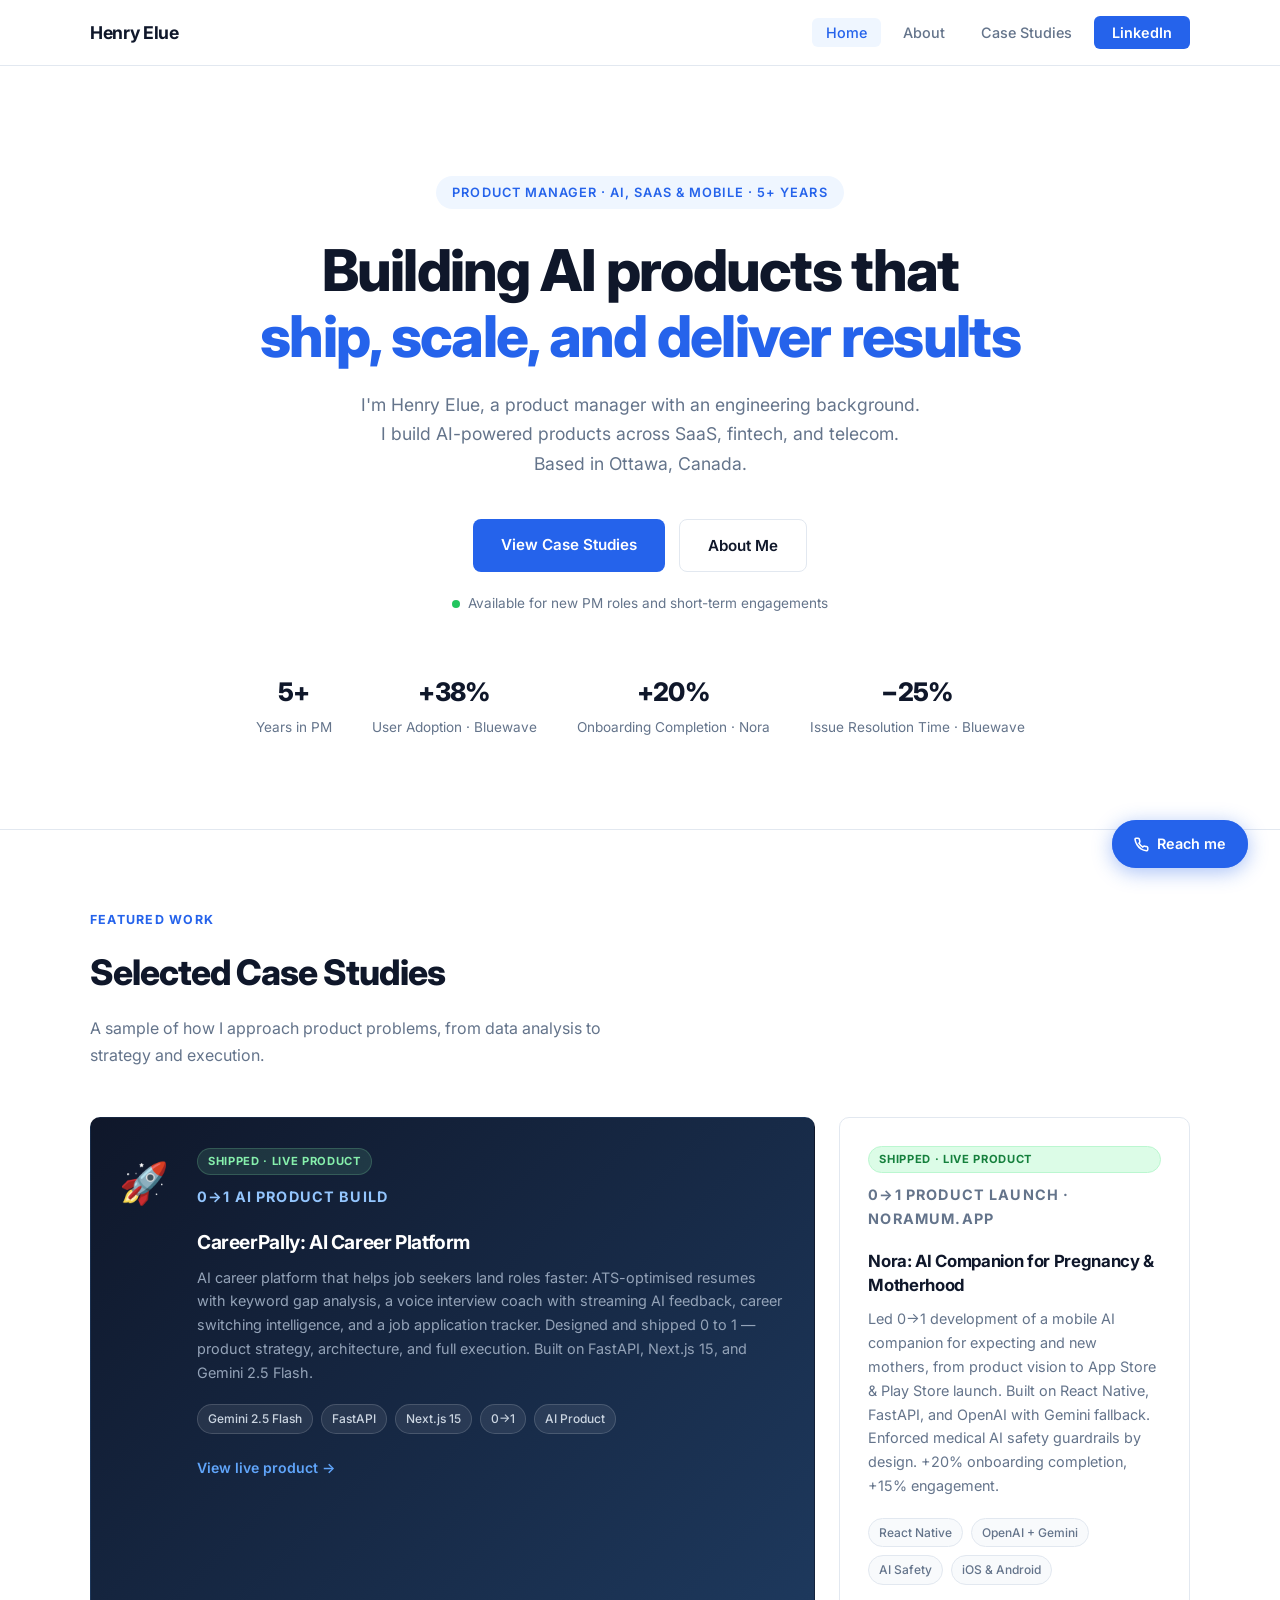
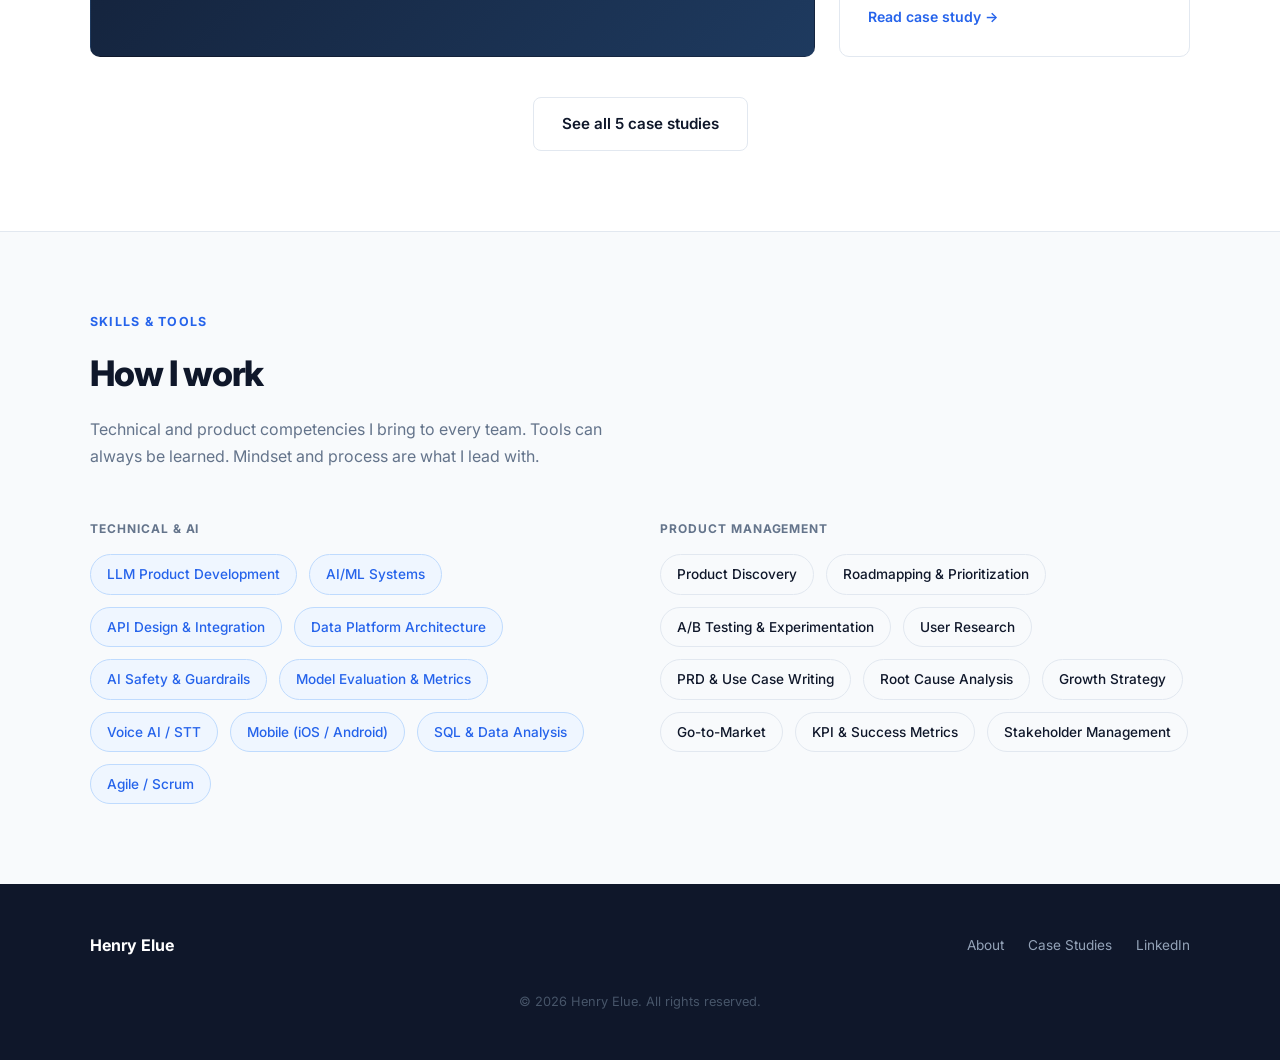
<file: index.html>
<!DOCTYPE html>
<html lang="en">
<head>
  <meta charset="UTF-8" />
  <meta name="viewport" content="width=device-width, initial-scale=1.0" />
  <title>Henry Elue | Product Manager · AI, SaaS &amp; Mobile</title>
  <link rel="stylesheet" href="styles.css?v=2" />
</head>
<body>

  <!-- ── Navbar ── -->
  <header>
    <nav class="navbar container">
      <div class="brand"><a href="index.html">Henry Elue</a></div>
      <ul class="nav-links">
        <li><a href="index.html" class="active">Home</a></li>
        <li><a href="about.html">About</a></li>
        <li><a href="projects.html">Case Studies</a></li>
        <li><a href="https://www.linkedin.com/in/elue" target="_blank" rel="noopener" class="btn-nav">LinkedIn</a></li>
      </ul>
    </nav>
  </header>

  <!-- ── Hero ── -->
  <section class="hero">
    <div class="container">
      <div class="hero-badge">Product Manager · AI, SaaS &amp; Mobile · 5+ Years</div>
      <h1>Building AI products that<br><span>ship, scale, and deliver results</span></h1>
      <p class="hero-sub">
        I'm Henry Elue, a product manager with an engineering background. I build AI-powered products across SaaS, fintech, and telecom. Based in Ottawa, Canada.
      </p>
      <div class="hero-ctas">
        <a href="projects.html" class="btn btn-primary">View Case Studies</a>
        <a href="about.html" class="btn btn-outline">About Me</a>
      </div>
      <p class="hero-availability">
        <span class="availability-dot"></span>
        Available for new PM roles and short-term engagements
      </p>

      <div class="hero-meta">
        <div class="hero-meta-item">
          <strong>5+</strong>
          <span>Years in PM</span>
        </div>
        <div class="hero-meta-item">
          <strong>+38%</strong>
          <span>User Adoption · Bluewave</span>
        </div>
        <div class="hero-meta-item">
          <strong>+20%</strong>
          <span>Onboarding Completion · Nora</span>
        </div>
        <div class="hero-meta-item">
          <strong>−25%</strong>
          <span>Issue Resolution Time · Bluewave</span>
        </div>
      </div>
    </div>
  </section>

  <div class="divider"></div>

  <!-- ── Featured Work ── -->
  <section class="section">
    <div class="container">
      <p class="section-label">Featured Work</p>
      <h2 class="section-title">Selected Case Studies</h2>
      <p class="section-sub">A sample of how I approach product problems, from data analysis to strategy and execution.</p>

      <div class="projects-grid">

        <!-- CareerPally — Featured -->
        <div class="card card-featured">
          <div class="card-featured-icon">🚀</div>
          <div>
            <span class="card-status status-shipped">Shipped · Live Product</span>
            <p class="card-type">0→1 AI Product Build</p>
            <h3>CareerPally: AI Career Platform</h3>
            <p>AI career platform that helps job seekers land roles faster: ATS-optimised resumes with keyword gap analysis, a voice interview coach with streaming AI feedback, career switching intelligence, and a job application tracker. Designed and shipped 0 to 1 — product strategy, architecture, and full execution. Built on FastAPI, Next.js 15, and Gemini 2.5 Flash.</p>
            <div class="card-tags">
              <span class="tag">Gemini 2.5 Flash</span>
              <span class="tag">FastAPI</span>
              <span class="tag">Next.js 15</span>
              <span class="tag">0→1</span>
              <span class="tag">AI Product</span>
            </div>
            <a href="https://careerpally.com" target="_blank" rel="noopener" class="card-link">View live product →</a>
          </div>
        </div>

        <!-- Nora AI -->
        <div class="card">
          <span class="card-status status-shipped">Shipped · Live Product</span>
          <p class="card-type">0→1 Product Launch · noramum.app</p>
          <h3>Nora: AI Companion for Pregnancy &amp; Motherhood</h3>
          <p>Led 0→1 development of a mobile AI companion for expecting and new mothers, from product vision to App Store &amp; Play Store launch. Built on React Native, FastAPI, and OpenAI with Gemini fallback. Enforced medical AI safety guardrails by design. +20% onboarding completion, +15% engagement.</p>
          <div class="card-tags">
            <span class="tag">React Native</span>
            <span class="tag">OpenAI + Gemini</span>
            <span class="tag">AI Safety</span>
            <span class="tag">iOS &amp; Android</span>
          </div>
          <a href="projects.html#nora-ai" class="card-link">Read case study →</a>
        </div>

      </div>

      <div style="text-align:center; margin-top:40px;">
        <a href="projects.html" class="btn btn-outline">See all 5 case studies</a>
      </div>
    </div>
  </section>

  <div class="divider"></div>

  <!-- ── Skills ── -->
  <section class="section section-alt">
    <div class="container">
      <p class="section-label">Skills &amp; Tools</p>
      <h2 class="section-title">How I work</h2>
      <p class="section-sub">Technical and product competencies I bring to every team. Tools can always be learned. Mindset and process are what I lead with.</p>

      <div class="skills-two-col">
        <div class="skills-col">
          <p class="skills-col-label">Technical &amp; AI</p>
          <div class="skills-strip">
            <span class="skill-tag skill-tag-blue">LLM Product Development</span>
            <span class="skill-tag skill-tag-blue">AI/ML Systems</span>
            <span class="skill-tag skill-tag-blue">API Design &amp; Integration</span>
            <span class="skill-tag skill-tag-blue">Data Platform Architecture</span>
            <span class="skill-tag skill-tag-blue">AI Safety &amp; Guardrails</span>
            <span class="skill-tag skill-tag-blue">Model Evaluation &amp; Metrics</span>
            <span class="skill-tag skill-tag-blue">Voice AI / STT</span>
            <span class="skill-tag skill-tag-blue">Mobile (iOS / Android)</span>
            <span class="skill-tag skill-tag-blue">SQL &amp; Data Analysis</span>
            <span class="skill-tag skill-tag-blue">Agile / Scrum</span>
          </div>
        </div>
        <div class="skills-col">
          <p class="skills-col-label">Product Management</p>
          <div class="skills-strip">
            <span class="skill-tag">Product Discovery</span>
            <span class="skill-tag">Roadmapping &amp; Prioritization</span>
            <span class="skill-tag">A/B Testing &amp; Experimentation</span>
            <span class="skill-tag">User Research</span>
            <span class="skill-tag">PRD &amp; Use Case Writing</span>
            <span class="skill-tag">Root Cause Analysis</span>
            <span class="skill-tag">Growth Strategy</span>
            <span class="skill-tag">Go-to-Market</span>
            <span class="skill-tag">KPI &amp; Success Metrics</span>
            <span class="skill-tag">Stakeholder Management</span>
          </div>
        </div>
      </div>
    </div>
  </section>

  <!-- ── Footer ── -->
  <footer>
    <div class="container">
      <div class="footer-inner">
        <span class="footer-brand">Henry Elue</span>
        <div class="footer-links">
          <a href="about.html">About</a>
          <a href="projects.html">Case Studies</a>
          <a href="https://www.linkedin.com/in/elue" target="_blank" rel="noopener">LinkedIn</a>
        </div>
      </div>
      <p class="footer-copy">&copy; 2026 Henry Elue. All rights reserved.</p>
    </div>
  </footer>

  <!-- ── Floating Reach Me ── -->
  <details class="reach-me-float">
    <summary class="reach-me-float-btn">
      <svg width="15" height="15" viewBox="0 0 24 24" fill="none" stroke="currentColor" stroke-width="2.5"><path d="M22 16.92v3a2 2 0 0 1-2.18 2 19.79 19.79 0 0 1-8.63-3.07A19.5 19.5 0 0 1 4.69 12a19.79 19.79 0 0 1-3.07-8.67A2 2 0 0 1 3.62 2h3a2 2 0 0 1 2 1.72c.127.96.361 1.903.7 2.81a2 2 0 0 1-.45 2.11L7.91 9.91a16 16 0 0 0 6.16 6.16l.97-.97a2 2 0 0 1 2.11-.45c.907.339 1.85.573 2.81.7A2 2 0 0 1 22 16.92z"/></svg>
      Reach me
    </summary>
    <div class="reach-me-float-card">
      <p class="reach-me-float-label">Get in touch</p>
      <a href="mailto:henryelue@gmail.com" class="reach-me-float-item">
        <svg width="14" height="14" viewBox="0 0 24 24" fill="none" stroke="currentColor" stroke-width="2"><rect x="2" y="4" width="20" height="16" rx="2"/><path d="m22 7-8.97 5.7a1.94 1.94 0 0 1-2.06 0L2 7"/></svg>
        henryelue@gmail.com
      </a>
      <a href="tel:+16137150321" class="reach-me-float-item">
        <svg width="14" height="14" viewBox="0 0 24 24" fill="none" stroke="currentColor" stroke-width="2"><path d="M22 16.92v3a2 2 0 0 1-2.18 2 19.79 19.79 0 0 1-8.63-3.07A19.5 19.5 0 0 1 4.69 12a19.79 19.79 0 0 1-3.07-8.67A2 2 0 0 1 3.62 2h3a2 2 0 0 1 2 1.72c.127.96.361 1.903.7 2.81a2 2 0 0 1-.45 2.11L7.91 9.91a16 16 0 0 0 6.16 6.16l.97-.97a2 2 0 0 1 2.11-.45c.907.339 1.85.573 2.81.7A2 2 0 0 1 22 16.92z"/></svg>
        +1 (613) 715-0321
      </a>
      <a href="https://www.linkedin.com/in/elue" target="_blank" rel="noopener" class="reach-me-float-item">
        <svg width="14" height="14" viewBox="0 0 24 24" fill="none" stroke="currentColor" stroke-width="2"><path d="M16 8a6 6 0 0 1 6 6v7h-4v-7a2 2 0 0 0-2-2 2 2 0 0 0-2 2v7h-4v-7a6 6 0 0 1 6-6z"/><rect x="2" y="9" width="4" height="12"/><circle cx="4" cy="4" r="2"/></svg>
        linkedin.com/in/elue
      </a>
    </div>
  </details>

</body>
</html>
</file>
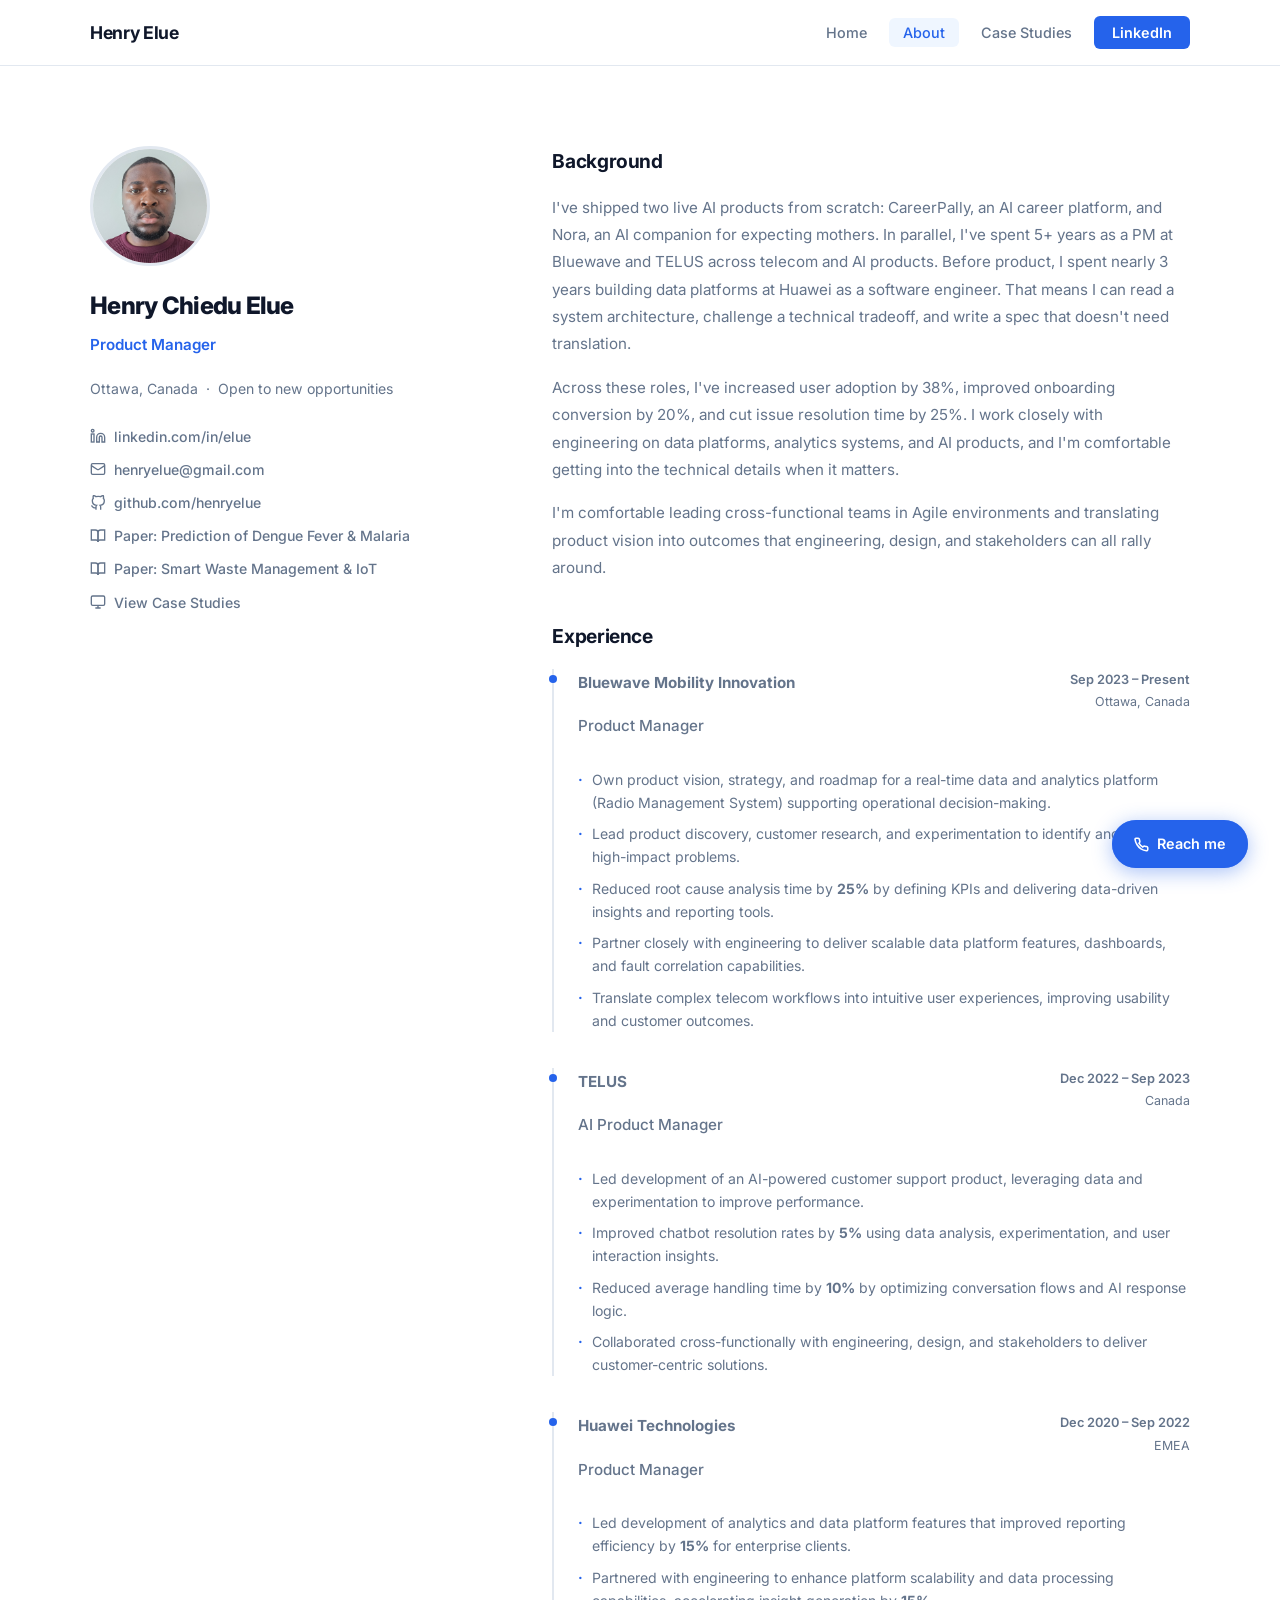
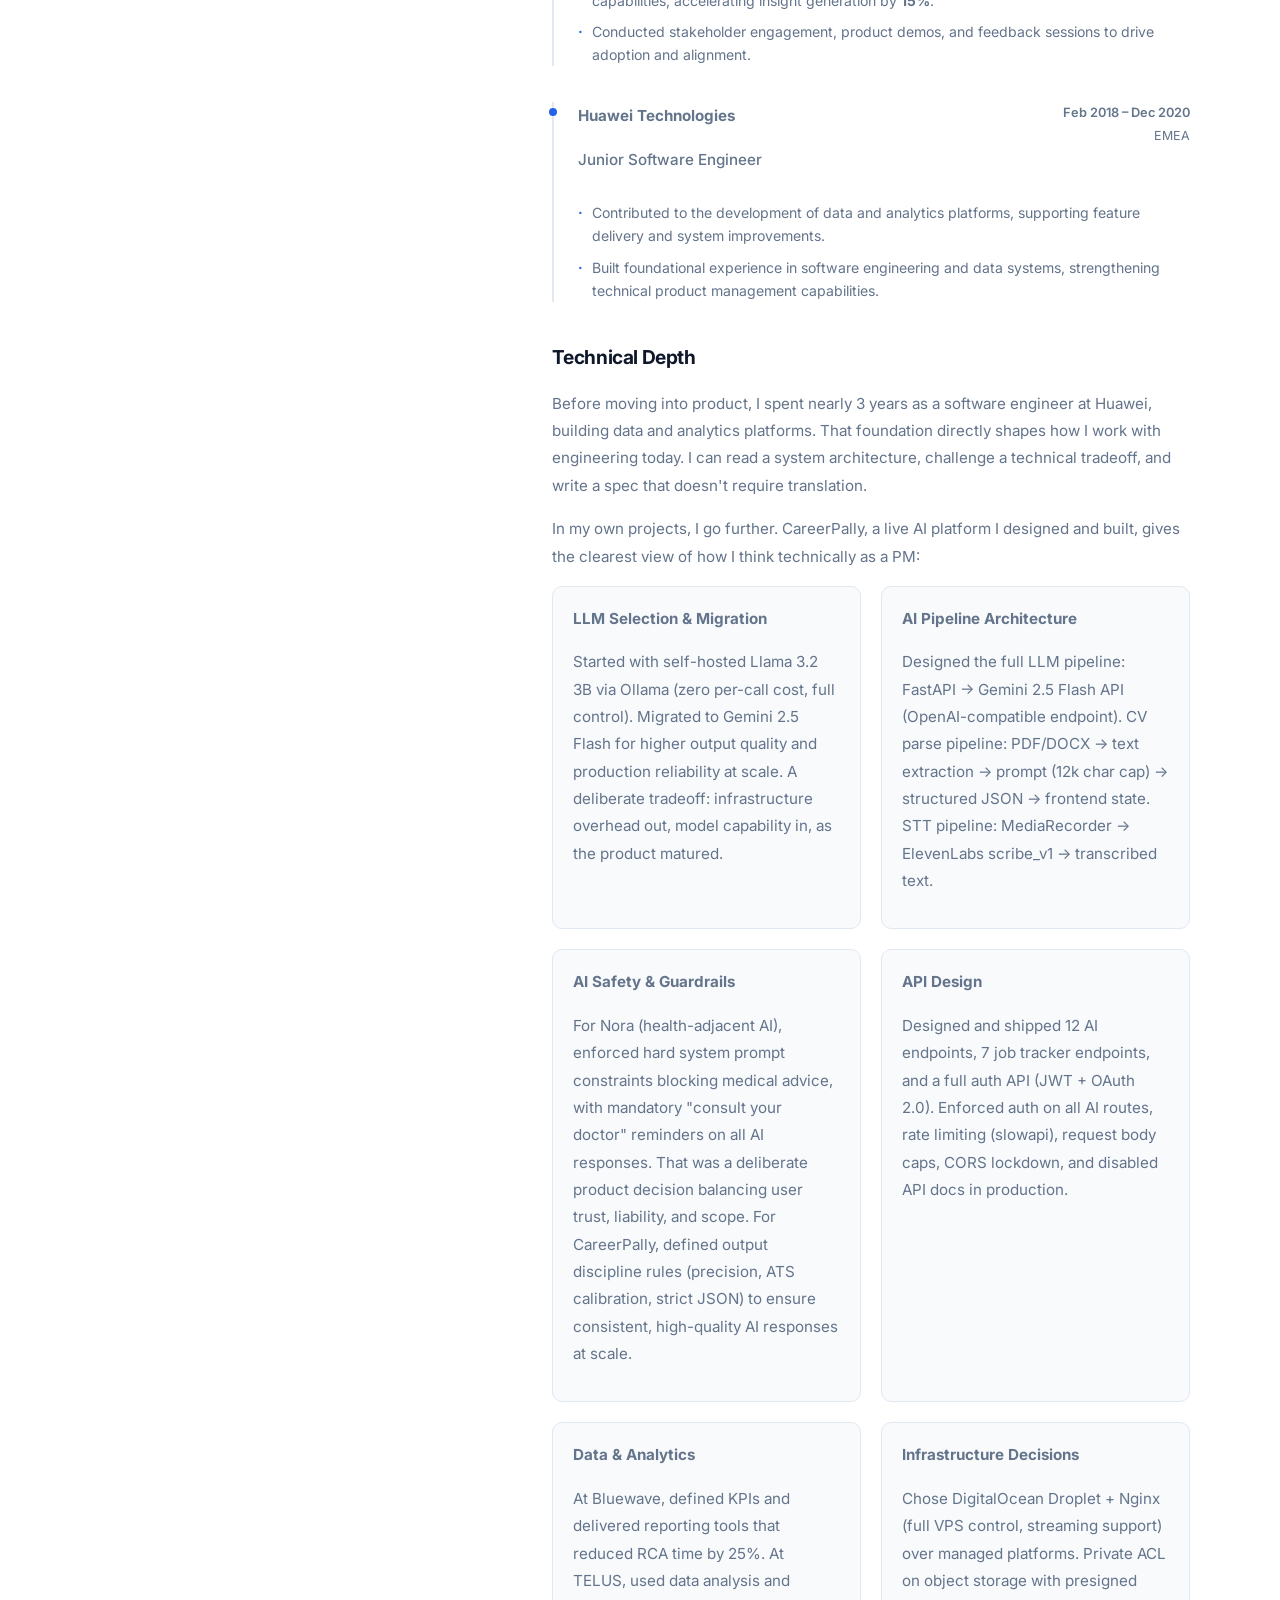
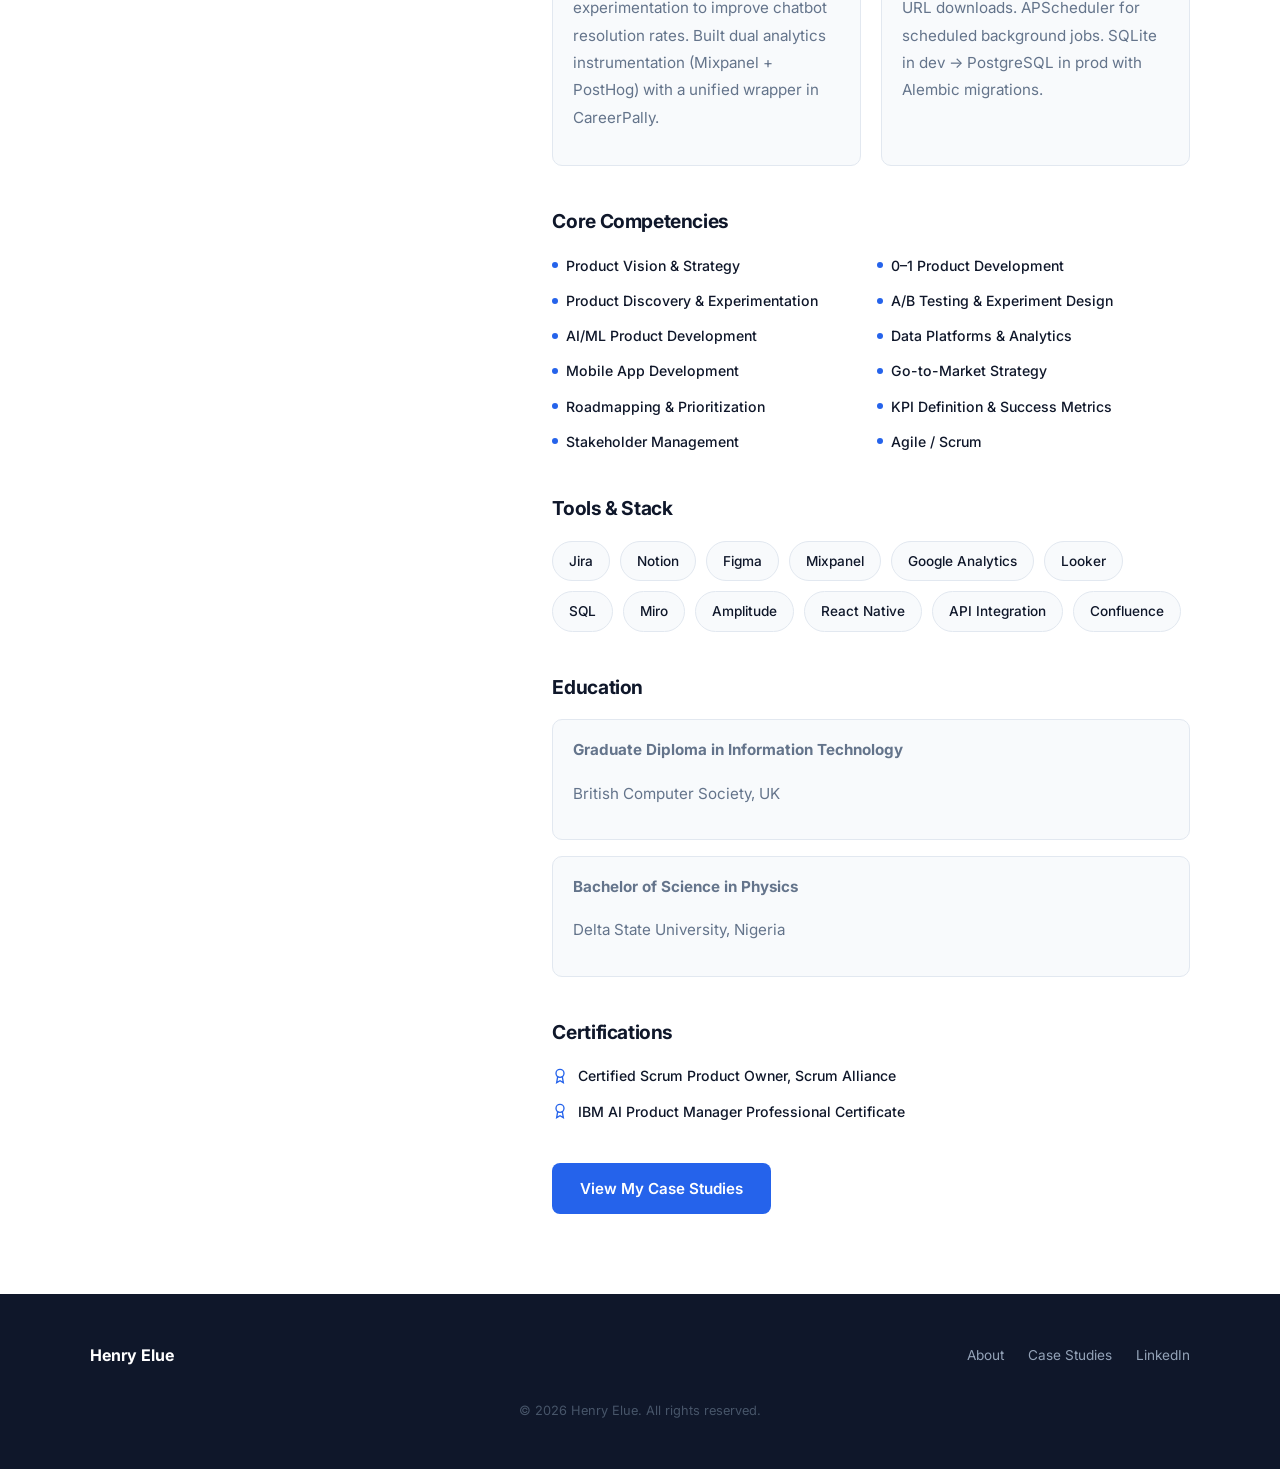
<file: about.html>
<!DOCTYPE html>
<html lang="en">
<head>
  <meta charset="UTF-8" />
  <meta name="viewport" content="width=device-width, initial-scale=1.0" />
  <title>About | Henry Elue</title>
  <link rel="stylesheet" href="styles.css?v=2" />
</head>
<body>

  <!-- ── Navbar ── -->
  <header>
    <nav class="navbar container">
      <div class="brand"><a href="index.html">Henry Elue</a></div>
      <ul class="nav-links">
        <li><a href="index.html">Home</a></li>
        <li><a href="about.html" class="active">About</a></li>
        <li><a href="projects.html">Case Studies</a></li>
        <li><a href="https://www.linkedin.com/in/elue" target="_blank" rel="noopener" class="btn-nav">LinkedIn</a></li>
      </ul>
    </nav>
  </header>

  <!-- ── About ── -->
  <section class="section">
    <div class="container">
      <div class="about-grid">

        <!-- Sidebar -->
        <div class="about-sidebar">
          <a href="#photo-lightbox">
            <img src="images/henry-pic.jpg?v=2" alt="Henry Elue" class="about-photo" />
          </a>
          <p class="about-name">Henry Chiedu Elue</p>
          <p class="about-title">Product Manager</p>
          <p style="font-size:0.88rem; color:var(--muted); line-height:1.7;">
            Ottawa, Canada &nbsp;·&nbsp; Open to new opportunities
          </p>

          <div class="about-links">
            <a href="https://www.linkedin.com/in/elue" target="_blank" rel="noopener" class="about-link">
              <svg width="16" height="16" viewBox="0 0 24 24" fill="none" stroke="currentColor" stroke-width="2"><path d="M16 8a6 6 0 0 1 6 6v7h-4v-7a2 2 0 0 0-2-2 2 2 0 0 0-2 2v7h-4v-7a6 6 0 0 1 6-6z"/><rect x="2" y="9" width="4" height="12"/><circle cx="4" cy="4" r="2"/></svg>
              linkedin.com/in/elue
            </a>
            <a href="mailto:henryelue@gmail.com" class="about-link">
              <svg width="16" height="16" viewBox="0 0 24 24" fill="none" stroke="currentColor" stroke-width="2"><rect x="2" y="4" width="20" height="16" rx="2"/><path d="m22 7-8.97 5.7a1.94 1.94 0 0 1-2.06 0L2 7"/></svg>
              henryelue@gmail.com
            </a>
            <a href="https://github.com/henryelue" target="_blank" rel="noopener" class="about-link">
              <svg width="16" height="16" viewBox="0 0 24 24" fill="none" stroke="currentColor" stroke-width="2"><path d="M9 19c-5 1.5-5-2.5-7-3m14 6v-3.87a3.37 3.37 0 0 0-.94-2.61c3.14-.35 6.44-1.54 6.44-7A5.44 5.44 0 0 0 20 4.77 5.07 5.07 0 0 0 19.91 1S18.73.65 16 2.48a13.38 13.38 0 0 0-7 0C6.27.65 5.09 1 5.09 1A5.07 5.07 0 0 0 5 4.77a5.44 5.44 0 0 0-1.5 3.78c0 5.42 3.3 6.61 6.44 7A3.37 3.37 0 0 0 9 18.13V22"/></svg>
              github.com/henryelue
            </a>
            <a href="https://www.ajol.info/index.php/fuoyejet/article/view/295697" target="_blank" rel="noopener" class="about-link">
              <svg width="16" height="16" viewBox="0 0 24 24" fill="none" stroke="currentColor" stroke-width="2"><path d="M2 3h6a4 4 0 0 1 4 4v14a3 3 0 0 0-3-3H2z"/><path d="M22 3h-6a4 4 0 0 0-4 4v14a3 3 0 0 1 3-3h7z"/></svg>
              Paper: Prediction of Dengue Fever &amp; Malaria
            </a>
            <a href="https://www.academia.edu/download/121594596/IJISRT24DEC267.pdf" target="_blank" rel="noopener" class="about-link">
              <svg width="16" height="16" viewBox="0 0 24 24" fill="none" stroke="currentColor" stroke-width="2"><path d="M2 3h6a4 4 0 0 1 4 4v14a3 3 0 0 0-3-3H2z"/><path d="M22 3h-6a4 4 0 0 0-4 4v14a3 3 0 0 1 3-3h7z"/></svg>
              Paper: Smart Waste Management &amp; IoT
            </a>
            <a href="projects.html" class="about-link">
              <svg width="16" height="16" viewBox="0 0 24 24" fill="none" stroke="currentColor" stroke-width="2"><rect x="2" y="3" width="20" height="14" rx="2"/><path d="M8 21h8M12 17v4"/></svg>
              View Case Studies
            </a>
          </div>

        </div>

        <!-- Body -->
        <div class="about-body">

          <h2>Background</h2>
          <p>
            I've shipped two live AI products from scratch: CareerPally, an AI career platform, and Nora, an AI companion for expecting mothers. In parallel, I've spent 5+ years as a PM at Bluewave and TELUS across telecom and AI products. Before product, I spent nearly 3 years building data platforms at Huawei as a software engineer. That means I can read a system architecture, challenge a technical tradeoff, and write a spec that doesn't need translation.
          </p>
          <p>
            Across these roles, I've increased user adoption by 38%, improved onboarding conversion by 20%, and cut issue resolution time by 25%. I work closely with engineering on data platforms, analytics systems, and AI products, and I'm comfortable getting into the technical details when it matters.
          </p>
          <p>
            I'm comfortable leading cross-functional teams in Agile environments and translating product vision into outcomes that engineering, design, and stakeholders can all rally around.
          </p>

          <!-- ── Experience ── -->
          <h2>Experience</h2>

          <div class="experience-list">

            <div class="exp-item">
              <div class="exp-header">
                <div>
                  <p class="exp-company">Bluewave Mobility Innovation</p>
                  <p class="exp-role">Product Manager</p>
                </div>
                <div class="exp-meta">
                  <span class="exp-date">Sep 2023 – Present</span>
                  <span class="exp-location">Ottawa, Canada</span>
                </div>
              </div>
              <ul class="exp-bullets">
                <li>Own product vision, strategy, and roadmap for a real-time data and analytics platform (Radio Management System) supporting operational decision-making.</li>
                <li>Lead product discovery, customer research, and experimentation to identify and validate high-impact problems.</li>
                <li>Reduced root cause analysis time by <strong>25%</strong> by defining KPIs and delivering data-driven insights and reporting tools.</li>
                <li>Partner closely with engineering to deliver scalable data platform features, dashboards, and fault correlation capabilities.</li>
                <li>Translate complex telecom workflows into intuitive user experiences, improving usability and customer outcomes.</li>
              </ul>
            </div>

            <div class="exp-item">
              <div class="exp-header">
                <div>
                  <p class="exp-company">TELUS</p>
                  <p class="exp-role">AI Product Manager</p>
                </div>
                <div class="exp-meta">
                  <span class="exp-date">Dec 2022 – Sep 2023</span>
                  <span class="exp-location">Canada</span>
                </div>
              </div>
              <ul class="exp-bullets">
                <li>Led development of an AI-powered customer support product, leveraging data and experimentation to improve performance.</li>
                <li>Improved chatbot resolution rates by <strong>5%</strong> using data analysis, experimentation, and user interaction insights.</li>
                <li>Reduced average handling time by <strong>10%</strong> by optimizing conversation flows and AI response logic.</li>
                <li>Collaborated cross-functionally with engineering, design, and stakeholders to deliver customer-centric solutions.</li>
              </ul>
            </div>

            <div class="exp-item">
              <div class="exp-header">
                <div>
                  <p class="exp-company">Huawei Technologies</p>
                  <p class="exp-role">Product Manager</p>
                </div>
                <div class="exp-meta">
                  <span class="exp-date">Dec 2020 – Sep 2022</span>
                  <span class="exp-location">EMEA</span>
                </div>
              </div>
              <ul class="exp-bullets">
                <li>Led development of analytics and data platform features that improved reporting efficiency by <strong>15%</strong> for enterprise clients.</li>
                <li>Partnered with engineering to enhance platform scalability and data processing capabilities, accelerating insight generation by <strong>15%</strong>.</li>
                <li>Conducted stakeholder engagement, product demos, and feedback sessions to drive adoption and alignment.</li>
              </ul>
            </div>

            <div class="exp-item">
              <div class="exp-header">
                <div>
                  <p class="exp-company">Huawei Technologies</p>
                  <p class="exp-role">Junior Software Engineer</p>
                </div>
                <div class="exp-meta">
                  <span class="exp-date">Feb 2018 – Dec 2020</span>
                  <span class="exp-location">EMEA</span>
                </div>
              </div>
              <ul class="exp-bullets">
                <li>Contributed to the development of data and analytics platforms, supporting feature delivery and system improvements.</li>
                <li>Built foundational experience in software engineering and data systems, strengthening technical product management capabilities.</li>
              </ul>
            </div>

          </div>

          <!-- ── Technical Depth ── -->
          <h2>Technical Depth</h2>
          <p>
            Before moving into product, I spent nearly 3 years as a software engineer at Huawei, building data and analytics platforms. That foundation directly shapes how I work with engineering today. I can read a system architecture, challenge a technical tradeoff, and write a spec that doesn't require translation.
          </p>
          <p>
            In my own projects, I go further. CareerPally, a live AI platform I designed and built, gives the clearest view of how I think technically as a PM:
          </p>
          <div class="tech-depth-grid">
            <div class="tech-depth-item">
              <p class="tech-depth-title">LLM Selection &amp; Migration</p>
              <p class="tech-depth-desc">Started with self-hosted Llama 3.2 3B via Ollama (zero per-call cost, full control). Migrated to Gemini 2.5 Flash for higher output quality and production reliability at scale. A deliberate tradeoff: infrastructure overhead out, model capability in, as the product matured.</p>
            </div>
            <div class="tech-depth-item">
              <p class="tech-depth-title">AI Pipeline Architecture</p>
              <p class="tech-depth-desc">Designed the full LLM pipeline: FastAPI → Gemini 2.5 Flash API (OpenAI-compatible endpoint). CV parse pipeline: PDF/DOCX → text extraction → prompt (12k char cap) → structured JSON → frontend state. STT pipeline: MediaRecorder → ElevenLabs scribe_v1 → transcribed text.</p>
            </div>
            <div class="tech-depth-item">
              <p class="tech-depth-title">AI Safety &amp; Guardrails</p>
              <p class="tech-depth-desc">For Nora (health-adjacent AI), enforced hard system prompt constraints blocking medical advice, with mandatory "consult your doctor" reminders on all AI responses. That was a deliberate product decision balancing user trust, liability, and scope. For CareerPally, defined output discipline rules (precision, ATS calibration, strict JSON) to ensure consistent, high-quality AI responses at scale.</p>
            </div>
            <div class="tech-depth-item">
              <p class="tech-depth-title">API Design</p>
              <p class="tech-depth-desc">Designed and shipped 12 AI endpoints, 7 job tracker endpoints, and a full auth API (JWT + OAuth 2.0). Enforced auth on all AI routes, rate limiting (slowapi), request body caps, CORS lockdown, and disabled API docs in production.</p>
            </div>
            <div class="tech-depth-item">
              <p class="tech-depth-title">Data &amp; Analytics</p>
              <p class="tech-depth-desc">At Bluewave, defined KPIs and delivered reporting tools that reduced RCA time by 25%. At TELUS, used data analysis and experimentation to improve chatbot resolution rates. Built dual analytics instrumentation (Mixpanel + PostHog) with a unified wrapper in CareerPally.</p>
            </div>
            <div class="tech-depth-item">
              <p class="tech-depth-title">Infrastructure Decisions</p>
              <p class="tech-depth-desc">Chose DigitalOcean Droplet + Nginx (full VPS control, streaming support) over managed platforms. Private ACL on object storage with presigned URL downloads. APScheduler for scheduled background jobs. SQLite in dev → PostgreSQL in prod with Alembic migrations.</p>
            </div>
          </div>

          <!-- ── Core Competencies ── -->
          <h2>Core Competencies</h2>
          <div class="competencies-grid">
            <div class="competency-item">Product Vision &amp; Strategy</div>
            <div class="competency-item">0–1 Product Development</div>
            <div class="competency-item">Product Discovery &amp; Experimentation</div>
            <div class="competency-item">A/B Testing &amp; Experiment Design</div>
            <div class="competency-item">AI/ML Product Development</div>
            <div class="competency-item">Data Platforms &amp; Analytics</div>
            <div class="competency-item">Mobile App Development</div>
            <div class="competency-item">Go-to-Market Strategy</div>
            <div class="competency-item">Roadmapping &amp; Prioritization</div>
            <div class="competency-item">KPI Definition &amp; Success Metrics</div>
            <div class="competency-item">Stakeholder Management</div>
            <div class="competency-item">Agile / Scrum</div>
          </div>

          <!-- ── Tools ── -->
          <h2>Tools &amp; Stack</h2>
          <div class="tools-grid">
            <span class="skill-tag">Jira</span>
            <span class="skill-tag">Notion</span>
            <span class="skill-tag">Figma</span>
            <span class="skill-tag">Mixpanel</span>
            <span class="skill-tag">Google Analytics</span>
            <span class="skill-tag">Looker</span>
            <span class="skill-tag">SQL</span>
            <span class="skill-tag">Miro</span>
            <span class="skill-tag">Amplitude</span>
            <span class="skill-tag">React Native</span>
            <span class="skill-tag">API Integration</span>
            <span class="skill-tag">Confluence</span>
          </div>

          <!-- ── Education ── -->
          <h2>Education</h2>
          <div class="edu-list">
            <div class="edu-item">
              <p class="edu-degree">Graduate Diploma in Information Technology</p>
              <p class="edu-school">British Computer Society, UK</p>
            </div>
            <div class="edu-item">
              <p class="edu-degree">Bachelor of Science in Physics</p>
              <p class="edu-school">Delta State University, Nigeria</p>
            </div>
          </div>

          <!-- ── Certifications ── -->
          <h2>Certifications</h2>
          <div class="cert-list">
            <div class="cert-item">
              <svg width="16" height="16" viewBox="0 0 24 24" fill="none" stroke="var(--blue)" stroke-width="2"><circle cx="12" cy="8" r="6"/><path d="M15.477 12.89 17 22l-5-3-5 3 1.523-9.11"/></svg>
              Certified Scrum Product Owner, Scrum Alliance
            </div>
            <div class="cert-item">
              <svg width="16" height="16" viewBox="0 0 24 24" fill="none" stroke="var(--blue)" stroke-width="2"><circle cx="12" cy="8" r="6"/><path d="M15.477 12.89 17 22l-5-3-5 3 1.523-9.11"/></svg>
              IBM AI Product Manager Professional Certificate
            </div>
          </div>

          <div style="margin-top:40px;">
            <a href="projects.html" class="btn btn-primary">View My Case Studies</a>
          </div>
        </div>

      </div>
    </div>
  </section>

  <!-- ── Footer ── -->
  <footer>
    <div class="container">
      <div class="footer-inner">
        <span class="footer-brand">Henry Elue</span>
        <div class="footer-links">
          <a href="about.html">About</a>
          <a href="projects.html">Case Studies</a>
          <a href="https://www.linkedin.com/in/elue" target="_blank" rel="noopener">LinkedIn</a>
        </div>
      </div>
      <p class="footer-copy">&copy; 2026 Henry Elue. All rights reserved.</p>
    </div>
  </footer>

  <!-- ── Photo Lightbox ── -->
  <a href="#" class="photo-lightbox" id="photo-lightbox">
    <img src="images/henry-pic.jpg?v=2" alt="Henry Elue" />
  </a>

  <!-- ── Floating Reach Me ── -->
  <details class="reach-me-float">
    <summary class="reach-me-float-btn">
      <svg width="15" height="15" viewBox="0 0 24 24" fill="none" stroke="currentColor" stroke-width="2.5"><path d="M22 16.92v3a2 2 0 0 1-2.18 2 19.79 19.79 0 0 1-8.63-3.07A19.5 19.5 0 0 1 4.69 12a19.79 19.79 0 0 1-3.07-8.67A2 2 0 0 1 3.62 2h3a2 2 0 0 1 2 1.72c.127.96.361 1.903.7 2.81a2 2 0 0 1-.45 2.11L7.91 9.91a16 16 0 0 0 6.16 6.16l.97-.97a2 2 0 0 1 2.11-.45c.907.339 1.85.573 2.81.7A2 2 0 0 1 22 16.92z"/></svg>
      Reach me
    </summary>
    <div class="reach-me-float-card">
      <p class="reach-me-float-label">Get in touch</p>
      <a href="mailto:henryelue@gmail.com" class="reach-me-float-item">
        <svg width="14" height="14" viewBox="0 0 24 24" fill="none" stroke="currentColor" stroke-width="2"><rect x="2" y="4" width="20" height="16" rx="2"/><path d="m22 7-8.97 5.7a1.94 1.94 0 0 1-2.06 0L2 7"/></svg>
        henryelue@gmail.com
      </a>
      <a href="tel:+16137150321" class="reach-me-float-item">
        <svg width="14" height="14" viewBox="0 0 24 24" fill="none" stroke="currentColor" stroke-width="2"><path d="M22 16.92v3a2 2 0 0 1-2.18 2 19.79 19.79 0 0 1-8.63-3.07A19.5 19.5 0 0 1 4.69 12a19.79 19.79 0 0 1-3.07-8.67A2 2 0 0 1 3.62 2h3a2 2 0 0 1 2 1.72c.127.96.361 1.903.7 2.81a2 2 0 0 1-.45 2.11L7.91 9.91a16 16 0 0 0 6.16 6.16l.97-.97a2 2 0 0 1 2.11-.45c.907.339 1.85.573 2.81.7A2 2 0 0 1 22 16.92z"/></svg>
        +1 (613) 715-0321
      </a>
      <a href="https://www.linkedin.com/in/elue" target="_blank" rel="noopener" class="reach-me-float-item">
        <svg width="14" height="14" viewBox="0 0 24 24" fill="none" stroke="currentColor" stroke-width="2"><path d="M16 8a6 6 0 0 1 6 6v7h-4v-7a2 2 0 0 0-2-2 2 2 0 0 0-2 2v7h-4v-7a6 6 0 0 1 6-6z"/><rect x="2" y="9" width="4" height="12"/><circle cx="4" cy="4" r="2"/></svg>
        linkedin.com/in/elue
      </a>
    </div>
  </details>

</body>
</html>
</file>
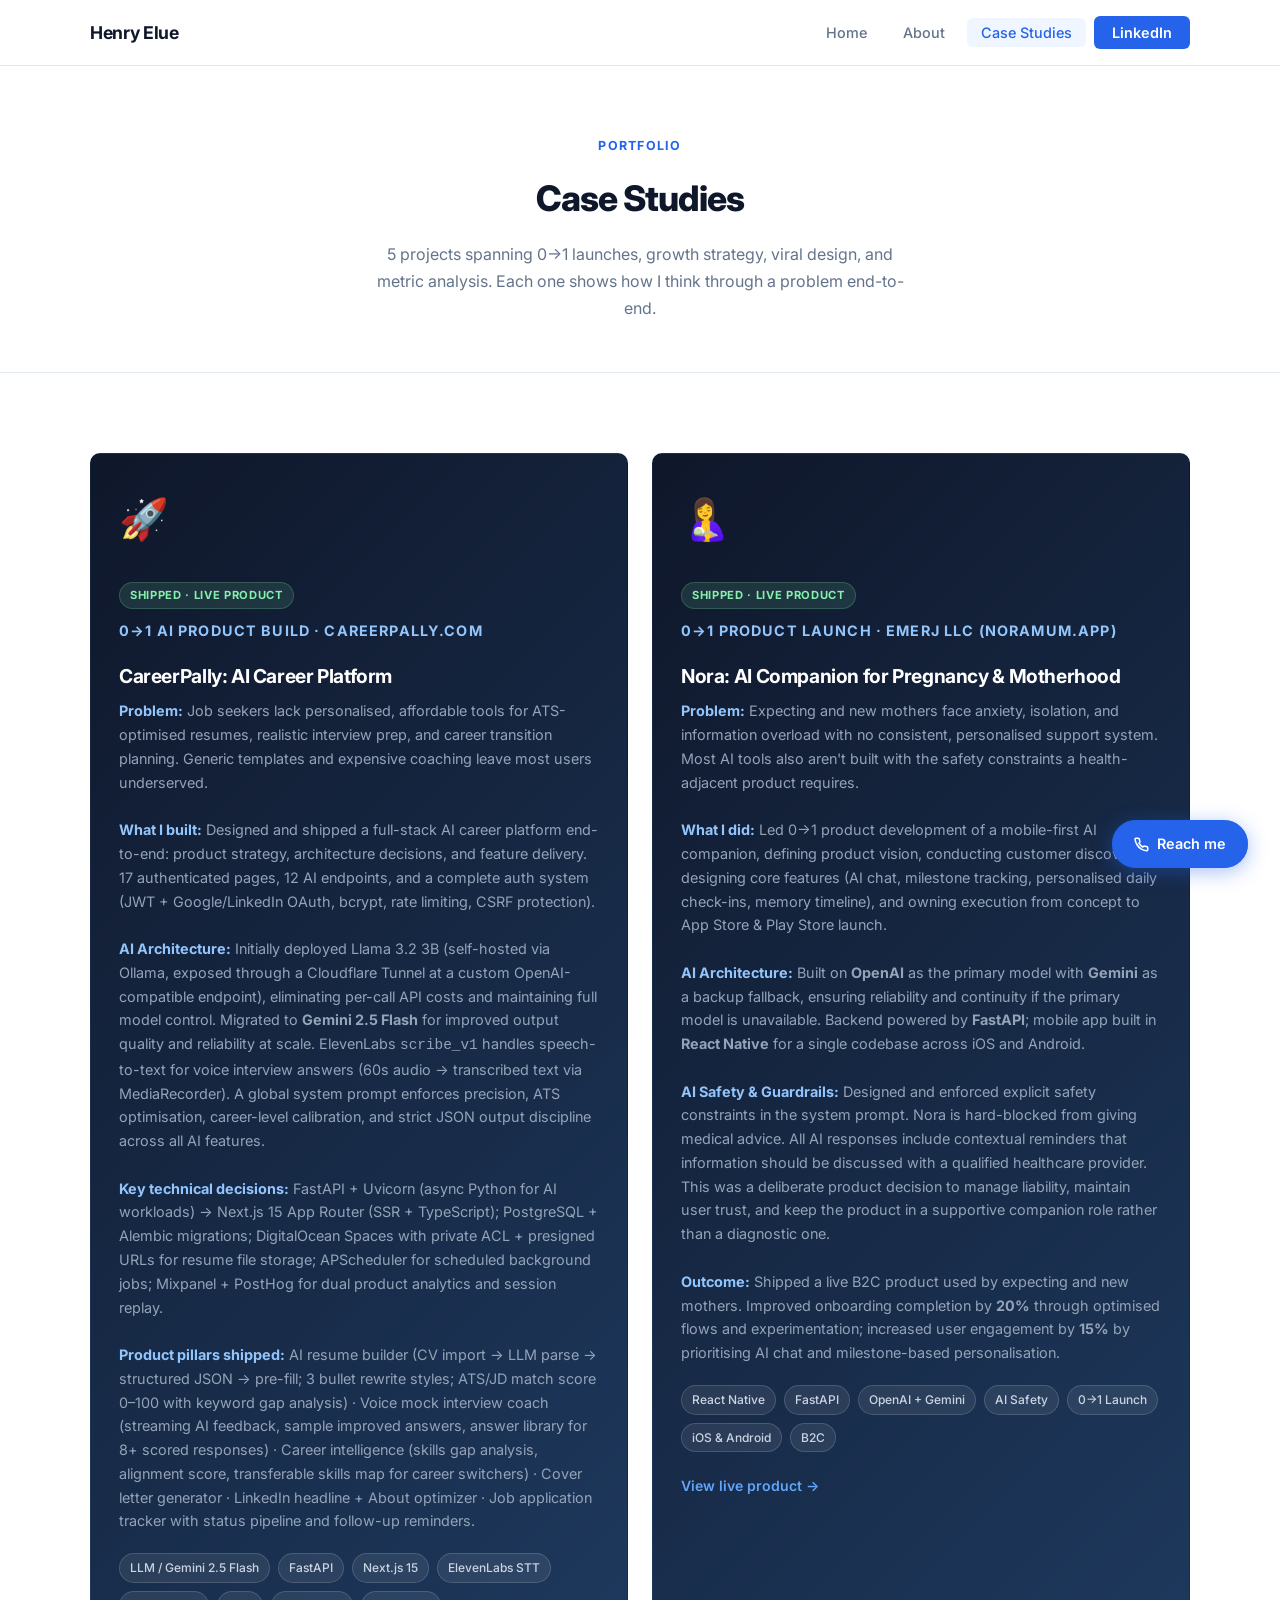
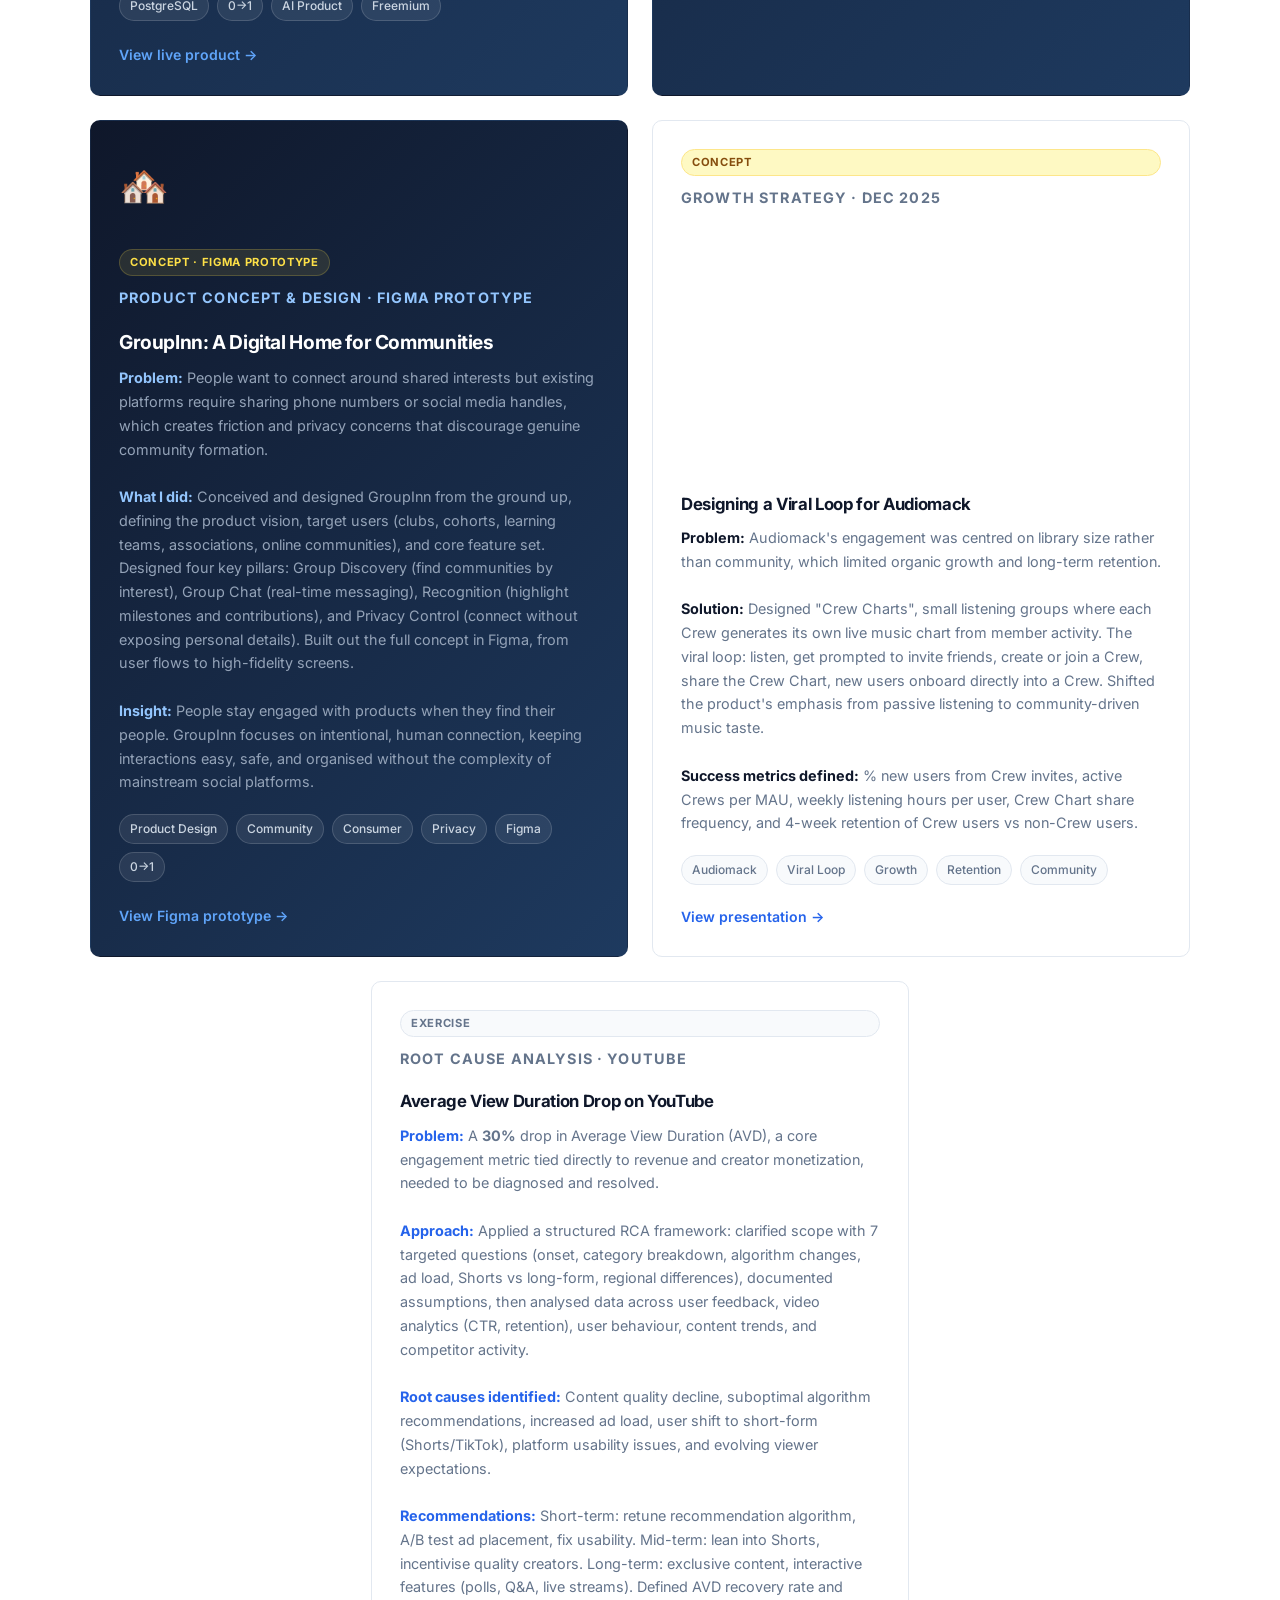
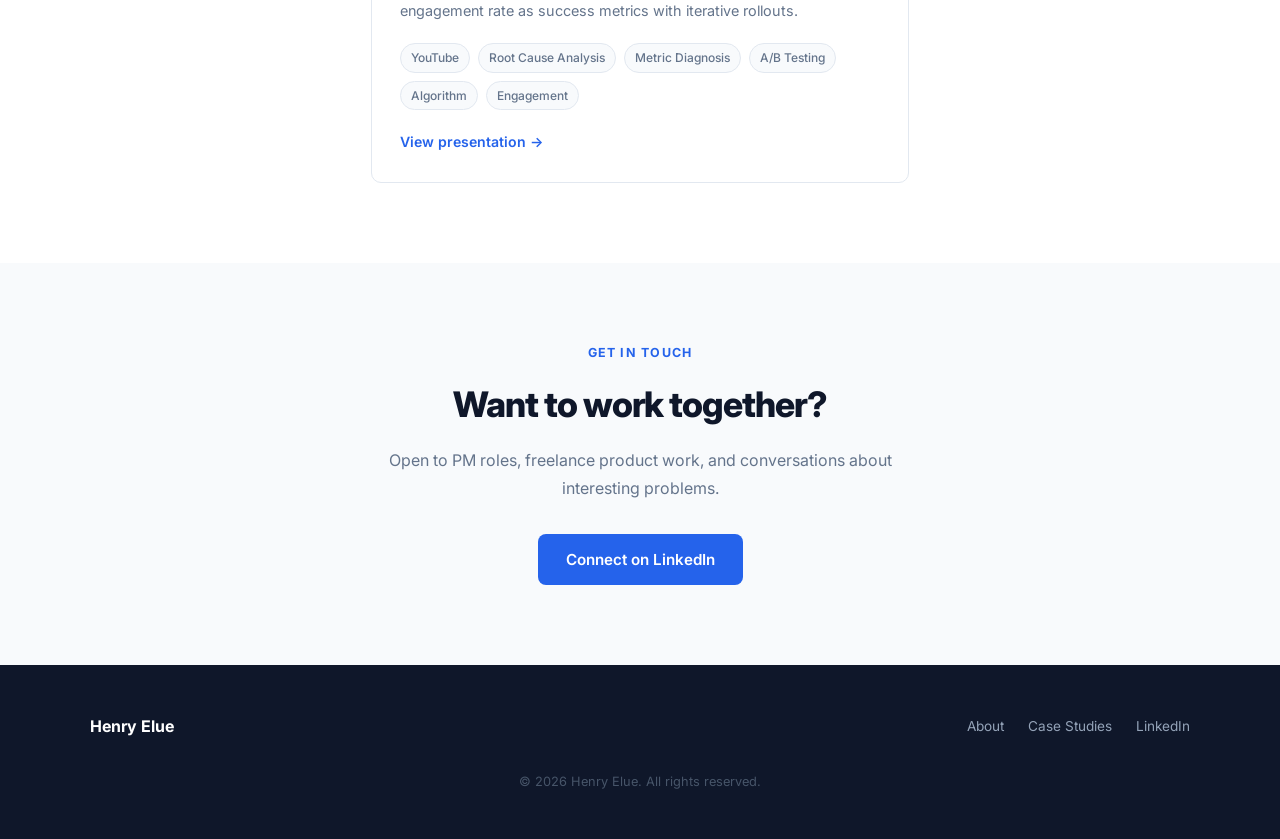
<file: projects.html>
<!DOCTYPE html>
<html lang="en">
<head>
  <meta charset="UTF-8" />
  <meta name="viewport" content="width=device-width, initial-scale=1.0" />
  <title>Case Studies — Henry Elue</title>
  <link rel="stylesheet" href="styles.css?v=2" />
</head>
<body>

  <!-- ── Navbar ── -->
  <header>
    <nav class="navbar container">
      <div class="brand"><a href="index.html">Henry Elue</a></div>
      <ul class="nav-links">
        <li><a href="index.html">Home</a></li>
        <li><a href="about.html">About</a></li>
        <li><a href="projects.html" class="active">Case Studies</a></li>
        <li><a href="https://www.linkedin.com/in/elue" target="_blank" rel="noopener" class="btn-nav">LinkedIn</a></li>
      </ul>
    </nav>
  </header>

  <!-- ── Page Header ── -->
  <div class="projects-header">
    <div class="container">
      <p class="section-label">Portfolio</p>
      <h1 class="section-title">Case Studies</h1>
      <p class="section-sub" style="margin:0 auto;">
        5 projects spanning 0→1 launches, growth strategy, viral design, and metric analysis. Each one shows how I think through a problem end-to-end.
      </p>
    </div>
  </div>

  <div class="divider"></div>

  <!-- ── All Projects ── -->
  <section class="section">
    <div class="container">
      <div class="projects-grid projects-grid-cases">

        <!-- CareerPally — Shipped -->
        <div class="card card-featured" id="careerpally">
          <div class="card-featured-icon">🚀</div>
          <div>
            <span class="card-status status-shipped">Shipped · Live Product</span>
            <p class="card-type">0→1 AI Product Build · careerpally.com</p>
            <h3>CareerPally: AI Career Platform</h3>
            <p>
              <strong style="color:#93c5fd;">Problem:</strong> Job seekers lack personalised, affordable tools for ATS-optimised resumes, realistic interview prep, and career transition planning. Generic templates and expensive coaching leave most users underserved.<br><br>
              <strong style="color:#93c5fd;">What I built:</strong> Designed and shipped a full-stack AI career platform end-to-end: product strategy, architecture decisions, and feature delivery. 17 authenticated pages, 12 AI endpoints, and a complete auth system (JWT + Google/LinkedIn OAuth, bcrypt, rate limiting, CSRF protection).<br><br>
              <strong style="color:#93c5fd;">AI Architecture:</strong> Initially deployed Llama 3.2 3B (self-hosted via Ollama, exposed through a Cloudflare Tunnel at a custom OpenAI-compatible endpoint), eliminating per-call API costs and maintaining full model control. Migrated to <strong>Gemini 2.5 Flash</strong> for improved output quality and reliability at scale. ElevenLabs <code>scribe_v1</code> handles speech-to-text for voice interview answers (60s audio → transcribed text via MediaRecorder). A global system prompt enforces precision, ATS optimisation, career-level calibration, and strict JSON output discipline across all AI features.<br><br>
              <strong style="color:#93c5fd;">Key technical decisions:</strong> FastAPI + Uvicorn (async Python for AI workloads) → Next.js 15 App Router (SSR + TypeScript); PostgreSQL + Alembic migrations; DigitalOcean Spaces with private ACL + presigned URLs for resume file storage; APScheduler for scheduled background jobs; Mixpanel + PostHog for dual product analytics and session replay.<br><br>
              <strong style="color:#93c5fd;">Product pillars shipped:</strong> AI resume builder (CV import → LLM parse → structured JSON → pre-fill; 3 bullet rewrite styles; ATS/JD match score 0–100 with keyword gap analysis) · Voice mock interview coach (streaming AI feedback, sample improved answers, answer library for 8+ scored responses) · Career intelligence (skills gap analysis, alignment score, transferable skills map for career switchers) · Cover letter generator · LinkedIn headline + About optimizer · Job application tracker with status pipeline and follow-up reminders.
            </p>
            <div class="card-tags">
              <span class="tag">LLM / Gemini 2.5 Flash</span>
              <span class="tag">FastAPI</span>
              <span class="tag">Next.js 15</span>
              <span class="tag">ElevenLabs STT</span>
              <span class="tag">PostgreSQL</span>
              <span class="tag">0→1</span>
              <span class="tag">AI Product</span>
              <span class="tag">Freemium</span>
            </div>
            <a href="https://careerpally.com" target="_blank" rel="noopener" class="card-link">View live product →</a>
          </div>
        </div>

        <!-- Nora AI — Shipped -->
        <div class="card card-featured" id="nora-ai">
          <div class="card-featured-icon">🤱</div>
          <div>
            <span class="card-status status-shipped">Shipped · Live Product</span>
            <p class="card-type">0→1 Product Launch · Emerj LLC (noramum.app)</p>
            <h3>Nora: AI Companion for Pregnancy &amp; Motherhood</h3>
            <p>
              <strong style="color:#93c5fd;">Problem:</strong> Expecting and new mothers face anxiety, isolation, and information overload with no consistent, personalised support system. Most AI tools also aren't built with the safety constraints a health-adjacent product requires.<br><br>
              <strong style="color:#93c5fd;">What I did:</strong> Led 0→1 product development of a mobile-first AI companion, defining product vision, conducting customer discovery, designing core features (AI chat, milestone tracking, personalised daily check-ins, memory timeline), and owning execution from concept to App Store &amp; Play Store launch.<br><br>
              <strong style="color:#93c5fd;">AI Architecture:</strong> Built on <strong>OpenAI</strong> as the primary model with <strong>Gemini</strong> as a backup fallback, ensuring reliability and continuity if the primary model is unavailable. Backend powered by <strong>FastAPI</strong>; mobile app built in <strong>React Native</strong> for a single codebase across iOS and Android.<br><br>
              <strong style="color:#93c5fd;">AI Safety &amp; Guardrails:</strong> Designed and enforced explicit safety constraints in the system prompt. Nora is hard-blocked from giving medical advice. All AI responses include contextual reminders that information should be discussed with a qualified healthcare provider. This was a deliberate product decision to manage liability, maintain user trust, and keep the product in a supportive companion role rather than a diagnostic one.<br><br>
              <strong style="color:#93c5fd;">Outcome:</strong> Shipped a live B2C product used by expecting and new mothers. Improved onboarding completion by <strong>20%</strong> through optimised flows and experimentation; increased user engagement by <strong>15%</strong> by prioritising AI chat and milestone-based personalisation.
            </p>
            <div class="card-tags">
              <span class="tag">React Native</span>
              <span class="tag">FastAPI</span>
              <span class="tag">OpenAI + Gemini</span>
              <span class="tag">AI Safety</span>
              <span class="tag">0→1 Launch</span>
              <span class="tag">iOS &amp; Android</span>
              <span class="tag">B2C</span>
            </div>
            <a href="https://noramum.app/" target="_blank" rel="noopener" class="card-link">View live product →</a>
          </div>
        </div>

        <!-- GroupInn — Concept / Figma Prototype -->
        <div class="card card-featured" id="groupinn">
          <div class="card-featured-icon">🏘️</div>
          <div>
            <span class="card-status status-concept">Concept · Figma Prototype</span>
            <p class="card-type">Product Concept &amp; Design · Figma Prototype</p>
            <h3>GroupInn: A Digital Home for Communities</h3>
            <p>
              <strong style="color:#93c5fd;">Problem:</strong> People want to connect around shared interests but existing platforms require sharing phone numbers or social media handles, which creates friction and privacy concerns that discourage genuine community formation.<br><br>
              <strong style="color:#93c5fd;">What I did:</strong> Conceived and designed GroupInn from the ground up, defining the product vision, target users (clubs, cohorts, learning teams, associations, online communities), and core feature set. Designed four key pillars: Group Discovery (find communities by interest), Group Chat (real-time messaging), Recognition (highlight milestones and contributions), and Privacy Control (connect without exposing personal details). Built out the full concept in Figma, from user flows to high-fidelity screens.<br><br>
              <strong style="color:#93c5fd;">Insight:</strong> People stay engaged with products when they find their people. GroupInn focuses on intentional, human connection, keeping interactions easy, safe, and organised without the complexity of mainstream social platforms.
            </p>
            <div class="card-tags">
              <span class="tag">Product Design</span>
              <span class="tag">Community</span>
              <span class="tag">Consumer</span>
              <span class="tag">Privacy</span>
              <span class="tag">Figma</span>
              <span class="tag">0→1</span>
            </div>
            <a href="https://www.figma.com/design/QjZJo3sloNRaevukAjgPo4/GroupInn?node-id=0-1&p=f&t=jRRjXl1PKi4vmXRe-0" target="_blank" rel="noopener" class="card-link">View Figma prototype →</a>
          </div>
        </div>

        <!-- Audiomack — Concept -->
        <div class="card" id="audiomack-viral">
          <span class="card-status status-concept">Concept</span>
          <p class="card-type">Growth Strategy · Dec 2025</p>
          <h3>Designing a Viral Loop for Audiomack</h3>
          <p>
            <strong style="color:var(--navy);">Problem:</strong> Audiomack's engagement was centred on library size rather than community, which limited organic growth and long-term retention.<br><br>
            <strong style="color:var(--navy);">Solution:</strong> Designed "Crew Charts", small listening groups where each Crew generates its own live music chart from member activity. The viral loop: listen, get prompted to invite friends, create or join a Crew, share the Crew Chart, new users onboard directly into a Crew. Shifted the product's emphasis from passive listening to community-driven music taste.<br><br>
            <strong style="color:var(--navy);">Success metrics defined:</strong> % new users from Crew invites, active Crews per MAU, weekly listening hours per user, Crew Chart share frequency, and 4-week retention of Crew users vs non-Crew users.
          </p>
          <div class="card-tags">
            <span class="tag">Audiomack</span>
            <span class="tag">Viral Loop</span>
            <span class="tag">Growth</span>
            <span class="tag">Retention</span>
            <span class="tag">Community</span>
          </div>
          <a href="https://www.canva.com/design/DAG7OSqoxBc/Vaw3w2N5iuU1te4WmyoO9g/edit" target="_blank" rel="noopener" class="card-link">View presentation →</a>
        </div>

        <!-- YouTube RCA — Exercise -->
        <div class="card" id="youtube-rca">
          <span class="card-status status-exercise">Exercise</span>
          <p class="card-type">Root Cause Analysis · YouTube</p>
          <h3>Average View Duration Drop on YouTube</h3>
          <p>
            <strong style="color:var(--blue);">Problem:</strong> A <strong>30%</strong> drop in Average View Duration (AVD), a core engagement metric tied directly to revenue and creator monetization, needed to be diagnosed and resolved.<br><br>
            <strong style="color:var(--blue);">Approach:</strong> Applied a structured RCA framework: clarified scope with 7 targeted questions (onset, category breakdown, algorithm changes, ad load, Shorts vs long-form, regional differences), documented assumptions, then analysed data across user feedback, video analytics (CTR, retention), user behaviour, content trends, and competitor activity.<br><br>
            <strong style="color:var(--blue);">Root causes identified:</strong> Content quality decline, suboptimal algorithm recommendations, increased ad load, user shift to short-form (Shorts/TikTok), platform usability issues, and evolving viewer expectations.<br><br>
            <strong style="color:var(--blue);">Recommendations:</strong> Short-term: retune recommendation algorithm, A/B test ad placement, fix usability. Mid-term: lean into Shorts, incentivise quality creators. Long-term: exclusive content, interactive features (polls, Q&A, live streams). Defined AVD recovery rate and engagement rate as success metrics with iterative rollouts.
          </p>
          <div class="card-tags">
            <span class="tag">YouTube</span>
            <span class="tag">Root Cause Analysis</span>
            <span class="tag">Metric Diagnosis</span>
            <span class="tag">A/B Testing</span>
            <span class="tag">Algorithm</span>
            <span class="tag">Engagement</span>
          </div>
          <a href="https://docs.google.com/presentation/d/1YMJfN0c4XeSx-aDKcqSSP_O6VFBp8sYa0NXHOrry_qk/edit?slide=id.g3b00d599b50_2_75#slide=id.g3b00d599b50_2_75" target="_blank" rel="noopener" class="card-link">View presentation →</a>
        </div>

      </div>
    </div>
  </section>

  <!-- ── CTA ── -->
  <section class="section section-alt">
    <div class="container" style="text-align:center;">
      <p class="section-label">Get in touch</p>
      <h2 class="section-title">Want to work together?</h2>
      <p class="section-sub" style="margin:0 auto 32px;">
        Open to PM roles, freelance product work, and conversations about interesting problems.
      </p>
      <a href="https://www.linkedin.com/in/elue" target="_blank" rel="noopener" class="btn btn-primary">Connect on LinkedIn</a>
    </div>
  </section>

  <!-- ── Footer ── -->
  <footer>
    <div class="container">
      <div class="footer-inner">
        <span class="footer-brand">Henry Elue</span>
        <div class="footer-links">
          <a href="about.html">About</a>
          <a href="projects.html">Case Studies</a>
          <a href="https://www.linkedin.com/in/elue" target="_blank" rel="noopener">LinkedIn</a>
        </div>
      </div>
      <p class="footer-copy">&copy; 2026 Henry Elue. All rights reserved.</p>
    </div>
  </footer>

  <!-- ── Floating Reach Me ── -->
  <details class="reach-me-float">
    <summary class="reach-me-float-btn">
      <svg width="15" height="15" viewBox="0 0 24 24" fill="none" stroke="currentColor" stroke-width="2.5"><path d="M22 16.92v3a2 2 0 0 1-2.18 2 19.79 19.79 0 0 1-8.63-3.07A19.5 19.5 0 0 1 4.69 12a19.79 19.79 0 0 1-3.07-8.67A2 2 0 0 1 3.62 2h3a2 2 0 0 1 2 1.72c.127.96.361 1.903.7 2.81a2 2 0 0 1-.45 2.11L7.91 9.91a16 16 0 0 0 6.16 6.16l.97-.97a2 2 0 0 1 2.11-.45c.907.339 1.85.573 2.81.7A2 2 0 0 1 22 16.92z"/></svg>
      Reach me
    </summary>
    <div class="reach-me-float-card">
      <p class="reach-me-float-label">Get in touch</p>
      <a href="mailto:henryelue@gmail.com" class="reach-me-float-item">
        <svg width="14" height="14" viewBox="0 0 24 24" fill="none" stroke="currentColor" stroke-width="2"><rect x="2" y="4" width="20" height="16" rx="2"/><path d="m22 7-8.97 5.7a1.94 1.94 0 0 1-2.06 0L2 7"/></svg>
        henryelue@gmail.com
      </a>
      <a href="tel:+16137150321" class="reach-me-float-item">
        <svg width="14" height="14" viewBox="0 0 24 24" fill="none" stroke="currentColor" stroke-width="2"><path d="M22 16.92v3a2 2 0 0 1-2.18 2 19.79 19.79 0 0 1-8.63-3.07A19.5 19.5 0 0 1 4.69 12a19.79 19.79 0 0 1-3.07-8.67A2 2 0 0 1 3.62 2h3a2 2 0 0 1 2 1.72c.127.96.361 1.903.7 2.81a2 2 0 0 1-.45 2.11L7.91 9.91a16 16 0 0 0 6.16 6.16l.97-.97a2 2 0 0 1 2.11-.45c.907.339 1.85.573 2.81.7A2 2 0 0 1 22 16.92z"/></svg>
        +1 (613) 715-0321
      </a>
      <a href="https://www.linkedin.com/in/elue" target="_blank" rel="noopener" class="reach-me-float-item">
        <svg width="14" height="14" viewBox="0 0 24 24" fill="none" stroke="currentColor" stroke-width="2"><path d="M16 8a6 6 0 0 1 6 6v7h-4v-7a2 2 0 0 0-2-2 2 2 0 0 0-2 2v7h-4v-7a6 6 0 0 1 6-6z"/><rect x="2" y="9" width="4" height="12"/><circle cx="4" cy="4" r="2"/></svg>
        linkedin.com/in/elue
      </a>
    </div>
  </details>

</body>
</html>
</file>
<file: styles.css>
/* ============================================================
   Henry Elue — PM Portfolio Styles
   ============================================================ */

@import url('https://fonts.googleapis.com/css2?family=Inter:wght@400;500;600;700;800&display=swap');

/* ── Reset & Base ── */
*, *::before, *::after {
  box-sizing: border-box;
  margin: 0;
  padding: 0;
}

:root {
  --navy:   #0f172a;
  --blue:   #2563eb;
  --blue-light: #eff6ff;
  --muted:  #64748b;
  --border: #e2e8f0;
  --bg:     #ffffff;
  --bg-alt: #f8fafc;
  --text:   #0f172a;
  --radius: 10px;
  --shadow: 0 2px 12px rgba(15,23,42,0.08);
  --transition: 0.2s ease;
}

html { scroll-behavior: smooth; }

body {
  font-family: 'Inter', system-ui, sans-serif;
  background: var(--bg);
  color: var(--text);
  line-height: 1.65;
  -webkit-font-smoothing: antialiased;
}

a { text-decoration: none; color: inherit; }
ul { list-style: none; }
img { max-width: 100%; display: block; }

/* ── Layout ── */
.container {
  width: 90%;
  max-width: 1100px;
  margin: 0 auto;
}

/* ── Navbar ── */
header {
  position: sticky;
  top: 0;
  z-index: 100;
  background: rgba(255,255,255,0.95);
  backdrop-filter: blur(8px);
  border-bottom: 1px solid var(--border);
}

.navbar {
  display: flex;
  align-items: center;
  justify-content: space-between;
  padding: 18px 0;
}

.brand a {
  font-size: 1.1rem;
  font-weight: 700;
  color: var(--navy);
  letter-spacing: -0.02em;
}

.nav-links {
  display: flex;
  gap: 8px;
  align-items: center;
}

.nav-links a {
  font-size: 0.9rem;
  font-weight: 500;
  color: var(--muted);
  padding: 6px 14px;
  border-radius: 6px;
  transition: color var(--transition), background var(--transition);
}

.nav-links a:hover {
  color: var(--navy);
  background: var(--bg-alt);
}

.nav-links a.active {
  color: var(--blue);
  background: var(--blue-light);
}

.nav-links .btn-nav {
  background: var(--blue);
  color: #fff;
  padding: 8px 18px;
  border-radius: 6px;
  font-weight: 600;
  transition: opacity var(--transition);
}

.nav-links .btn-nav:hover {
  opacity: 0.88;
  background: var(--blue);
  color: #fff;
}

/* ── Hero ── */
.hero {
  padding: 110px 0 90px;
  text-align: center;
  background: var(--bg);
}

.hero-badge {
  display: inline-block;
  font-size: 0.8rem;
  font-weight: 600;
  letter-spacing: 0.08em;
  text-transform: uppercase;
  color: var(--blue);
  background: var(--blue-light);
  padding: 6px 16px;
  border-radius: 99px;
  margin-bottom: 28px;
}

.hero h1 {
  font-size: clamp(2.4rem, 5vw, 3.6rem);
  font-weight: 800;
  letter-spacing: -0.03em;
  line-height: 1.15;
  color: var(--navy);
  margin-bottom: 20px;
}

.hero h1 span { color: var(--blue); }

.hero-sub {
  font-size: 1.1rem;
  color: var(--muted);
  max-width: 560px;
  margin: 0 auto 40px;
  line-height: 1.7;
}

.hero-ctas {
  display: flex;
  gap: 14px;
  justify-content: center;
  flex-wrap: wrap;
}

.hero-meta {
  margin-top: 56px;
  display: flex;
  justify-content: center;
  gap: 40px;
  flex-wrap: wrap;
}

.hero-meta-item {
  text-align: center;
}

.hero-meta-item strong {
  display: block;
  font-size: 1.6rem;
  font-weight: 800;
  color: var(--navy);
  letter-spacing: -0.02em;
}

.hero-meta-item span {
  font-size: 0.85rem;
  color: var(--muted);
}

/* ── Buttons ── */
.btn {
  display: inline-block;
  padding: 13px 28px;
  border-radius: 8px;
  font-weight: 600;
  font-size: 0.95rem;
  transition: all var(--transition);
  cursor: pointer;
}

.btn-primary {
  background: var(--blue);
  color: #fff;
}

.btn-primary:hover { opacity: 0.88; }

.btn-outline {
  border: 1.5px solid var(--border);
  color: var(--navy);
  background: transparent;
}

.btn-outline:hover {
  border-color: var(--blue);
  color: var(--blue);
  background: var(--blue-light);
}

/* ── Section ── */
.section {
  padding: 80px 0;
}

.section-alt {
  background: var(--bg-alt);
}

.section-label {
  font-size: 0.78rem;
  font-weight: 700;
  letter-spacing: 0.1em;
  text-transform: uppercase;
  color: var(--blue);
  margin-bottom: 12px;
}

.section-title {
  font-size: clamp(1.6rem, 3vw, 2.2rem);
  font-weight: 800;
  letter-spacing: -0.03em;
  color: var(--navy);
  margin-bottom: 14px;
}

.section-sub {
  font-size: 1rem;
  color: var(--muted);
  max-width: 540px;
  line-height: 1.7;
  margin-bottom: 48px;
}

/* ── Skills Strip ── */
.skills-strip {
  display: flex;
  flex-wrap: wrap;
  gap: 12px;
}

.skill-tag {
  font-size: 0.85rem;
  font-weight: 500;
  color: var(--navy);
  background: var(--bg-alt);
  border: 1px solid var(--border);
  padding: 8px 16px;
  border-radius: 99px;
  transition: all var(--transition);
}

.skill-tag:hover {
  border-color: var(--blue);
  color: var(--blue);
  background: var(--blue-light);
}

/* ── Project Cards ── */
.projects-grid {
  display: grid;
  grid-template-columns: repeat(auto-fill, minmax(320px, 1fr));
  gap: 24px;
}

.card {
  background: var(--bg);
  border: 1px solid var(--border);
  border-radius: var(--radius);
  padding: 28px;
  display: flex;
  flex-direction: column;
  transition: box-shadow var(--transition), transform var(--transition), border-color var(--transition);
}

.card:hover {
  box-shadow: var(--shadow);
  transform: translateY(-3px);
  border-color: #c7d2fe;
}

.card-type {
  font-size: 0.75rem;
  font-weight: 700;
  letter-spacing: 0.08em;
  text-transform: uppercase;
  color: var(--blue);
  margin-bottom: 14px;
}

.card h3 {
  font-size: 1.05rem;
  font-weight: 700;
  color: var(--navy);
  letter-spacing: -0.02em;
  margin-bottom: 10px;
  line-height: 1.4;
}

.card p {
  font-size: 0.9rem;
  color: var(--muted);
  line-height: 1.65;
  flex: 1;
  margin-bottom: 20px;
}

.card-tags {
  display: flex;
  flex-wrap: wrap;
  gap: 8px;
  margin-bottom: 20px;
}

.tag {
  font-size: 0.75rem;
  font-weight: 500;
  color: var(--muted);
  background: var(--bg-alt);
  border: 1px solid var(--border);
  padding: 4px 10px;
  border-radius: 99px;
}

.card-link {
  font-size: 0.88rem;
  font-weight: 600;
  color: var(--blue);
  display: inline-flex;
  align-items: center;
  gap: 5px;
  transition: gap var(--transition);
}

.card-link:hover { gap: 8px; }

/* Featured card (larger, on homepage) */
.card-featured {
  grid-column: span 2;
  flex-direction: row;
  gap: 28px;
  align-items: flex-start;
  background: linear-gradient(135deg, var(--navy) 0%, #1e3a5f 100%);
  border-color: transparent;
  color: #fff;
}

.card-featured .card-type { color: #93c5fd; }
.card-featured h3 { color: #fff; font-size: 1.2rem; }
.card-featured p { color: #94a3b8; }
.card-featured .tag { background: rgba(255,255,255,0.08); border-color: rgba(255,255,255,0.15); color: #cbd5e1; }
.card-featured .card-link { color: #60a5fa; }
.card-featured:hover { border-color: transparent; }

.card-featured-icon {
  font-size: 2.5rem;
  flex-shrink: 0;
  margin-top: 4px;
}

/* ── About Page ── */
.about-grid {
  display: grid;
  grid-template-columns: 1fr 1.6fr;
  gap: 64px;
  align-items: start;
}

.about-sidebar {
  position: sticky;
  top: 100px;
}

.about-photo {
  width: 120px;
  height: 120px;
  border-radius: 50%;
  object-fit: cover;
  border: 3px solid var(--border);
  margin-bottom: 20px;
  cursor: zoom-in;
  transition: border-color var(--transition), transform var(--transition);
}

.about-photo:hover {
  border-color: var(--blue);
  transform: scale(1.04);
}

/* ── Photo Lightbox ── */
.photo-lightbox {
  display: none;
  position: fixed;
  inset: 0;
  z-index: 500;
  background: rgba(15,23,42,0.85);
  backdrop-filter: blur(6px);
  align-items: center;
  justify-content: center;
  cursor: zoom-out;
}

.photo-lightbox:target {
  display: flex;
}

.photo-lightbox img {
  max-width: min(480px, 90vw);
  max-height: 90vh;
  border-radius: 12px;
  box-shadow: 0 24px 64px rgba(0,0,0,0.5);
  object-fit: cover;
  cursor: default;
}

.about-name {
  font-size: 1.5rem;
  font-weight: 800;
  letter-spacing: -0.03em;
  color: var(--navy);
  margin-bottom: 6px;
}

.about-title {
  font-size: 0.95rem;
  color: var(--blue);
  font-weight: 600;
  margin-bottom: 20px;
}

.about-links {
  display: flex;
  flex-direction: column;
  gap: 10px;
  margin-top: 24px;
}

.about-link {
  display: inline-flex;
  align-items: center;
  gap: 8px;
  font-size: 0.88rem;
  font-weight: 500;
  color: var(--muted);
  transition: color var(--transition);
}

.about-link:hover { color: var(--blue); }

/* ── Availability Signal ── */
.hero-availability {
  margin-top: 20px;
  display: flex;
  align-items: center;
  justify-content: center;
  gap: 8px;
  font-size: 0.85rem;
  color: var(--muted);
}

.availability-dot {
  width: 8px;
  height: 8px;
  border-radius: 50%;
  background: #22c55e;
  flex-shrink: 0;
  box-shadow: 0 0 0 0 rgba(34,197,94,0.4);
  animation: avail-pulse 2s ease-out infinite;
}

@keyframes avail-pulse {
  0%   { box-shadow: 0 0 0 0 rgba(34,197,94,0.4); }
  70%  { box-shadow: 0 0 0 7px rgba(34,197,94,0); }
  100% { box-shadow: 0 0 0 0 rgba(34,197,94,0); }
}

/* ── Services ── */
.services-grid {
  display: grid;
  grid-template-columns: repeat(2, 1fr);
  gap: 24px;
}

.service-card {
  background: var(--bg);
  border: 1px solid var(--border);
  border-radius: var(--radius);
  padding: 28px;
  transition: box-shadow var(--transition), transform var(--transition), border-color var(--transition);
}

.service-card:hover {
  box-shadow: var(--shadow);
  transform: translateY(-2px);
  border-color: #c7d2fe;
}

.service-icon {
  font-size: 1.8rem;
  margin-bottom: 14px;
}

.service-card h3 {
  font-size: 1rem;
  font-weight: 700;
  color: var(--navy);
  letter-spacing: -0.02em;
  margin-bottom: 10px;
}

.service-card > p {
  font-size: 0.88rem;
  color: var(--muted);
  line-height: 1.65;
  margin-bottom: 16px;
}

.service-list {
  list-style: none;
  display: flex;
  flex-direction: column;
  gap: 6px;
}

.service-list li {
  font-size: 0.83rem;
  color: var(--muted);
  padding-left: 14px;
  position: relative;
  line-height: 1.5;
}

.service-list li::before {
  content: '·';
  position: absolute;
  left: 0;
  color: var(--blue);
  font-weight: 700;
}

@media (max-width: 768px) {
  .services-grid {
    grid-template-columns: 1fr;
  }
}

/* ── Floating Reach Me ── */
.reach-me-float {
  position: fixed;
  bottom: 32px;
  right: 32px;
  z-index: 300;
}

.reach-me-float-btn {
  list-style: none;
  cursor: pointer;
  display: inline-flex;
  align-items: center;
  gap: 8px;
  padding: 12px 22px;
  background: var(--blue);
  color: #fff;
  font-size: 0.9rem;
  font-weight: 600;
  border-radius: 99px;
  box-shadow: 0 4px 20px rgba(37,99,235,0.4);
  transition: opacity var(--transition), box-shadow var(--transition);
  user-select: none;
  white-space: nowrap;
  position: relative;
}

.reach-me-float-btn::-webkit-details-marker { display: none; }
.reach-me-float-btn:hover {
  opacity: 0.9;
  box-shadow: 0 6px 28px rgba(37,99,235,0.5);
}

.reach-me-float:not([open]) .reach-me-float-btn::after {
  content: '';
  position: absolute;
  inset: 0;
  border-radius: 99px;
  border: 2px solid rgba(37,99,235,0.6);
  animation: reach-pulse 2.4s ease-out infinite;
  pointer-events: none;
}

@keyframes reach-pulse {
  0%   { transform: scale(1);   opacity: 0.7; }
  70%  { transform: scale(1.5); opacity: 0; }
  100% { transform: scale(1.5); opacity: 0; }
}

.reach-me-float-card {
  position: absolute;
  bottom: calc(100% + 14px);
  right: 0;
  width: 260px;
  background: var(--bg);
  border: 1px solid var(--border);
  border-radius: var(--radius);
  padding: 16px 18px;
  box-shadow: 0 8px 32px rgba(15,23,42,0.14);
  display: flex;
  flex-direction: column;
  gap: 12px;
}

.reach-me-float-label {
  font-size: 0.72rem;
  font-weight: 700;
  letter-spacing: 0.08em;
  text-transform: uppercase;
  color: var(--muted);
  margin-bottom: 2px;
}

.reach-me-float-item {
  display: flex;
  align-items: center;
  gap: 8px;
  font-size: 0.85rem;
  font-weight: 500;
  color: var(--navy);
  transition: color var(--transition);
  word-break: break-all;
}

.reach-me-float-item:hover { color: var(--blue); }

@media (max-width: 480px) {
  .reach-me-float {
    bottom: 20px;
    right: 16px;
  }
  .reach-me-float-card {
    width: calc(100vw - 32px);
    right: 0;
  }
}

.about-body h2 {
  font-size: 1.2rem;
  font-weight: 700;
  color: var(--navy);
  letter-spacing: -0.02em;
  margin-bottom: 16px;
  margin-top: 40px;
}

.about-body h2:first-child { margin-top: 0; }

.about-body p {
  font-size: 0.95rem;
  color: var(--muted);
  line-height: 1.8;
  margin-bottom: 16px;
}

.competencies-grid {
  display: grid;
  grid-template-columns: 1fr 1fr;
  gap: 12px;
  margin-top: 8px;
}

.competency-item {
  display: flex;
  align-items: center;
  gap: 8px;
  font-size: 0.88rem;
  font-weight: 500;
  color: var(--navy);
}

.competency-item::before {
  content: '';
  width: 6px;
  height: 6px;
  border-radius: 50%;
  background: var(--blue);
  flex-shrink: 0;
}

.tools-grid {
  display: flex;
  flex-wrap: wrap;
  gap: 10px;
  margin-top: 8px;
}

/* ── Projects Page ── */
.projects-header {
  padding: 70px 0 50px;
  text-align: center;
}

.filter-bar {
  display: flex;
  justify-content: center;
  gap: 10px;
  flex-wrap: wrap;
  margin-bottom: 48px;
}

.filter-btn {
  font-size: 0.85rem;
  font-weight: 500;
  color: var(--muted);
  background: var(--bg-alt);
  border: 1px solid var(--border);
  padding: 8px 18px;
  border-radius: 99px;
  cursor: pointer;
  transition: all var(--transition);
}

.filter-btn:hover, .filter-btn.active {
  background: var(--blue);
  color: #fff;
  border-color: var(--blue);
}

/* ── Experience ── */
.experience-list {
  display: flex;
  flex-direction: column;
  gap: 36px;
  margin-top: 8px;
}

.exp-item {
  border-left: 2px solid var(--border);
  padding-left: 24px;
  position: relative;
}

.exp-item::before {
  content: '';
  position: absolute;
  left: -5px;
  top: 6px;
  width: 8px;
  height: 8px;
  border-radius: 50%;
  background: var(--blue);
}

.exp-header {
  display: flex;
  justify-content: space-between;
  align-items: flex-start;
  gap: 16px;
  margin-bottom: 12px;
  flex-wrap: wrap;
}

.exp-company {
  font-size: 0.95rem;
  font-weight: 700;
  color: var(--navy);
}

.exp-role {
  font-size: 0.88rem;
  font-weight: 500;
  color: var(--blue);
  margin-top: 2px;
}

.exp-meta {
  text-align: right;
  flex-shrink: 0;
}

.exp-date {
  display: block;
  font-size: 0.8rem;
  font-weight: 600;
  color: var(--muted);
}

.exp-location {
  display: block;
  font-size: 0.78rem;
  color: var(--muted);
  margin-top: 2px;
}

.exp-bullets {
  list-style: none;
  display: flex;
  flex-direction: column;
  gap: 8px;
}

.exp-bullets li {
  font-size: 0.88rem;
  color: var(--muted);
  line-height: 1.65;
  padding-left: 14px;
  position: relative;
}

.exp-bullets li::before {
  content: '·';
  position: absolute;
  left: 0;
  color: var(--blue);
  font-weight: 700;
}

/* ── Education ── */
.edu-list {
  display: flex;
  flex-direction: column;
  gap: 16px;
  margin-top: 8px;
}

.edu-item {
  padding: 16px 20px;
  border: 1px solid var(--border);
  border-radius: var(--radius);
  background: var(--bg-alt);
}

.edu-degree {
  font-size: 0.9rem;
  font-weight: 700;
  color: var(--navy);
}

.edu-school {
  font-size: 0.83rem;
  color: var(--muted);
  margin-top: 3px;
}

/* ── Certifications ── */
.cert-list {
  display: flex;
  flex-direction: column;
  gap: 12px;
  margin-top: 8px;
}

.cert-item {
  display: flex;
  align-items: center;
  gap: 10px;
  font-size: 0.88rem;
  font-weight: 500;
  color: var(--navy);
}

/* ── Skills Two-Col ── */
.skills-two-col {
  display: grid;
  grid-template-columns: 1fr 1fr;
  gap: 40px;
}

.skills-col-label {
  font-size: 0.75rem;
  font-weight: 700;
  letter-spacing: 0.08em;
  text-transform: uppercase;
  color: var(--muted);
  margin-bottom: 16px;
}

.skill-tag-blue {
  background: var(--blue-light);
  border-color: #bfdbfe;
  color: var(--blue);
}

@media (max-width: 768px) {
  .skills-two-col {
    grid-template-columns: 1fr;
    gap: 28px;
  }
}

/* ── Technical Depth Grid ── */
.tech-depth-grid {
  display: grid;
  grid-template-columns: 1fr 1fr;
  gap: 20px;
  margin-top: 16px;
  margin-bottom: 8px;
}

.tech-depth-item {
  background: var(--bg-alt);
  border: 1px solid var(--border);
  border-radius: var(--radius);
  padding: 18px 20px;
}

.tech-depth-title {
  font-size: 0.85rem;
  font-weight: 700;
  color: var(--navy);
  margin-bottom: 8px;
}

.tech-depth-desc {
  font-size: 0.83rem;
  color: var(--muted);
  line-height: 1.65;
  margin-bottom: 0;
}

@media (max-width: 768px) {
  .tech-depth-grid {
    grid-template-columns: 1fr;
  }
}

/* ── Card Status Badge ── */
.card-status {
  display: inline-block;
  font-size: 0.7rem;
  font-weight: 700;
  letter-spacing: 0.06em;
  text-transform: uppercase;
  padding: 3px 10px;
  border-radius: 99px;
  margin-bottom: 10px;
}

.status-shipped {
  background: #dcfce7;
  color: #15803d;
  border: 1px solid #bbf7d0;
}

.status-concept {
  background: #fef9c3;
  color: #854d0e;
  border: 1px solid #fde68a;
}

.status-exercise {
  background: var(--bg-alt);
  color: var(--muted);
  border: 1px solid var(--border);
}

.card-featured .status-shipped {
  background: rgba(134,239,172,0.12);
  color: #86efac;
  border: 1px solid rgba(134,239,172,0.2);
}

.card-featured .status-concept {
  background: rgba(253,224,71,0.1);
  color: #fde047;
  border: 1px solid rgba(253,224,71,0.2);
}

.card-featured .status-exercise {
  background: rgba(255,255,255,0.08);
  color: #94a3b8;
  border: 1px solid rgba(255,255,255,0.1);
}

/* ── Divider ── */
.divider {
  height: 1px;
  background: var(--border);
  margin: 0;
}

/* ── Footer ── */
footer {
  background: var(--navy);
  color: #94a3b8;
  padding: 48px 0;
}

.footer-inner {
  display: flex;
  justify-content: space-between;
  align-items: center;
  flex-wrap: wrap;
  gap: 20px;
}

.footer-brand {
  font-size: 1rem;
  font-weight: 700;
  color: #fff;
}

.footer-links {
  display: flex;
  gap: 24px;
}

.footer-links a {
  font-size: 0.85rem;
  color: #94a3b8;
  transition: color var(--transition);
}

.footer-links a:hover { color: #fff; }

.footer-copy {
  font-size: 0.8rem;
  color: #475569;
  margin-top: 32px;
  text-align: center;
}

/* ── Responsive ── */
/* ── Case Studies Page: 2×2+1 ── */
.projects-grid-cases {
  grid-template-columns: repeat(2, 1fr);
}

.projects-grid-cases .card-featured {
  grid-column: span 1;
  flex-direction: column;
}

.projects-grid-cases > *:last-child {
  grid-column: 1 / -1;
  justify-self: center;
  width: calc(50% - 12px);
}

@media (max-width: 768px) {
  .projects-grid-cases {
    grid-template-columns: 1fr;
  }
  .projects-grid-cases > *:last-child {
    grid-column: span 1;
    width: 100%;
  }
}

@media (max-width: 768px) {
  .card-featured {
    grid-column: span 1;
    flex-direction: column;
  }

  .about-grid {
    grid-template-columns: 1fr;
    gap: 40px;
  }

  .about-sidebar {
    position: static;
  }

  .competencies-grid {
    grid-template-columns: 1fr;
  }

  .hero { padding: 80px 0 60px; }

  .hero-meta { gap: 24px; }

  .projects-grid {
    grid-template-columns: 1fr;
  }

  .nav-links a:not(.btn-nav) { display: none; }
}
</file>
